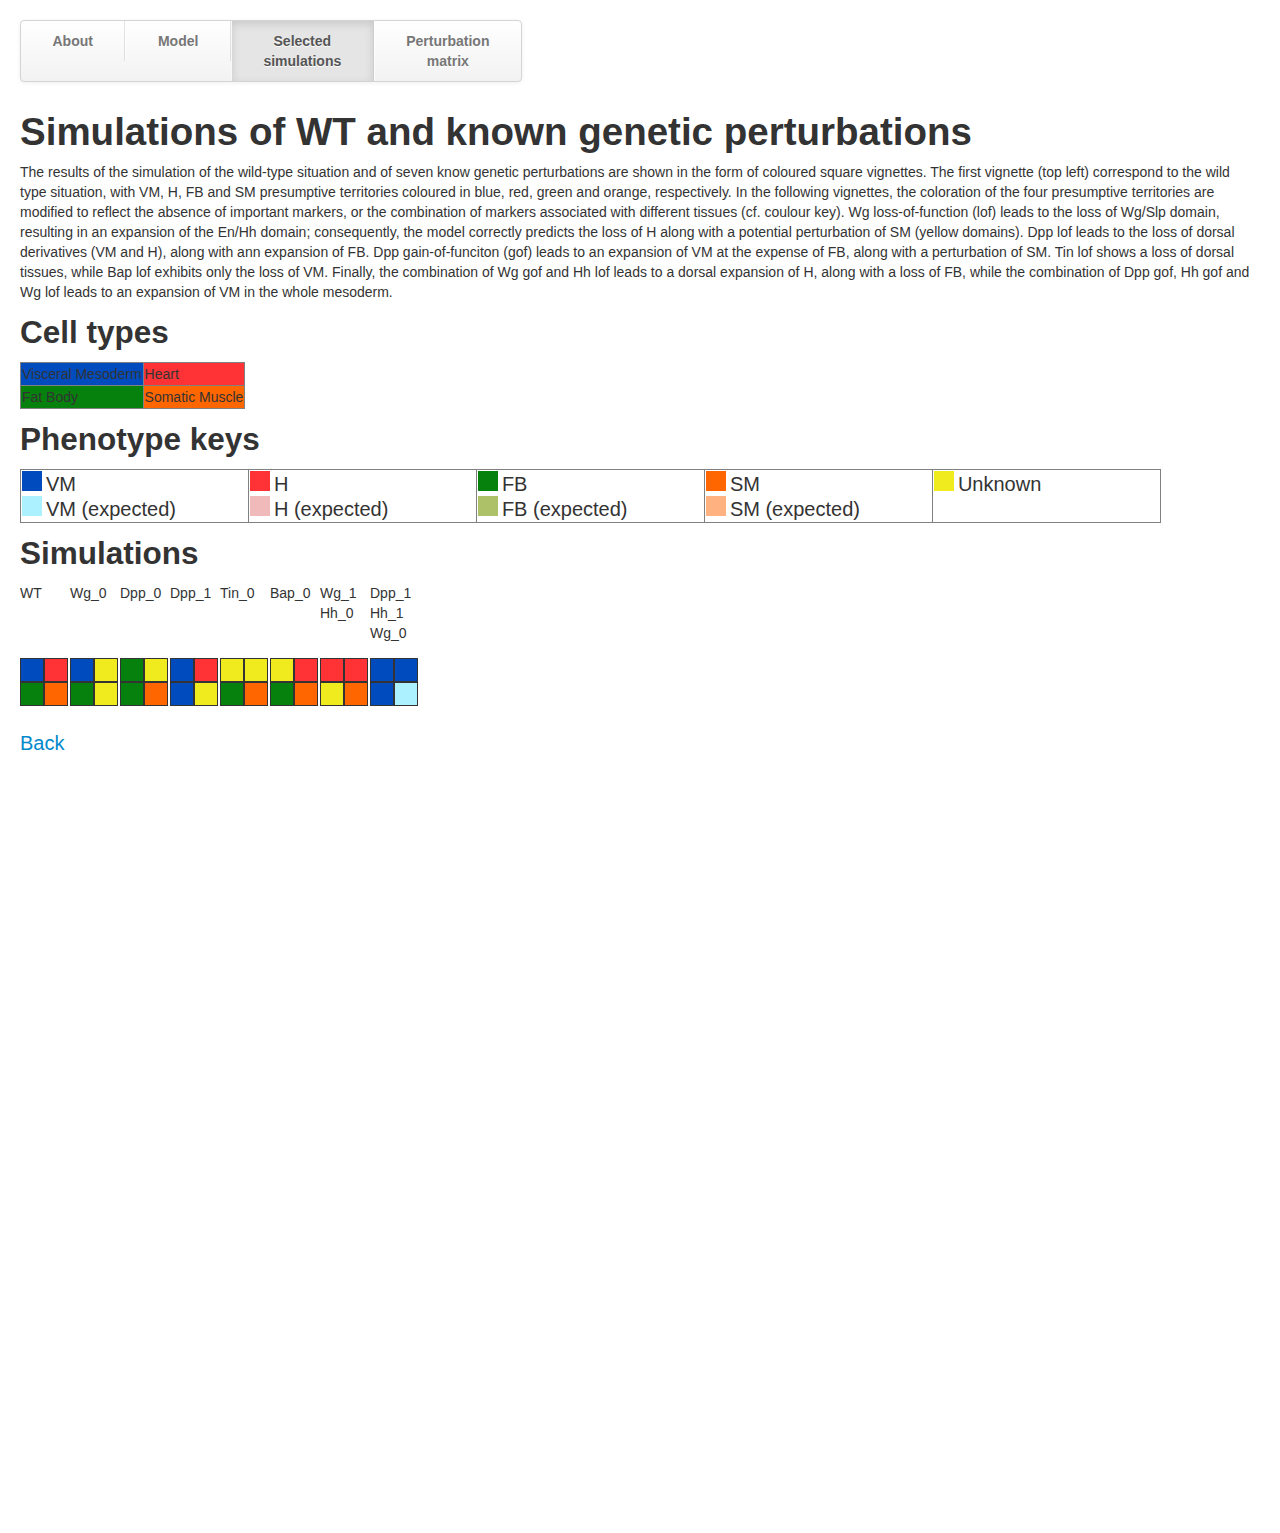
<file: Ginsim/my-notebooks/SupWebArchive_W1/simulations.html>
<!DOCTYPE html>
<html>
    <head>
        <meta name="google-site-verification" content="WpRaC40HUoE-IDZbpDIMcE0yUCXb_iTMDsR5UaAv3NI" />
        <meta name="robots" content="noindex">
        <title>Drosophila Mesoderm Model</title>
        <link type="text/css" href="bootstrap/css/bootstrap.css" rel="stylesheet" />
        <link type="text/css" href="bootstrap/css/bootstrap-mine.css" rel="stylesheet" />
        <link type="text/css" href="bootstrap/css/bootstrap-responsive.css" rel="stylesheet" />
        <title></title>

        <link rel="stylesheet" type="text/css" href="matrix.css">
        <script src="my.js" type="text/javascript"></script>
    </head>
    <body style="background-color : white">
        <div class="container-fluid">

            <div class="row-fluid">
                <div class="span12"> <!-- span12 -->
                    <div class="navbar">
                        <div class="navbar-inner">
                            <div class="container">
                                <ul class="nav">
                                    <li class="inactive"><a href="index.html">About</a></li>
                                    <li class="inactive"><a href="model.html">Model</a></li>
                                    <li class="active"><a href="simulations.html">Selected simulations</a></li>
                                    <li class="inactive"><a href="matrix.html">Perturbation matrix</a></li>
                                </ul>
                            </div> <!-- container -->
                        </div> <!-- navbar-inner -->
                    </div> <!-- navbar -->
                </div><!-- span12 -->
            </div><!-- row-fluid -->

            <div class="row-fluid">
                <div class="span12">

<h1> Simulations of WT and known genetic perturbations </h1>

<p> The results of the simulation of the wild-type situation and of seven know genetic perturbations are shown in the form of coloured square vignettes. The first vignette (top left) correspond to the wild type situation, with VM, H, FB and SM presumptive territories coloured in blue, red, green and orange, respectively. In the following vignettes, the coloration of the four presumptive territories are modified to reflect the absence of important markers, or the combination of markers associated with different tissues (cf. coulour key). Wg loss-of-function (lof) leads to the loss of Wg/Slp domain, resulting in an expansion of the En/Hh domain; consequently, the model correctly predicts the loss of H along with a potential perturbation of SM (yellow domains). Dpp lof leads to the loss of dorsal derivatives (VM and H), along with ann expansion of FB. Dpp gain-of-funciton (gof) leads to an expansion of VM at the expense of FB, along with a perturbation of SM. Tin lof shows a loss of dorsal tissues, while Bap lof exhibits only the loss of VM. Finally, the combination of Wg gof and Hh lof leads to a dorsal expansion of H, along with a loss of FB, while the combination of Dpp gof, Hh gof and Wg lof leads to an expansion of VM in the whole mesoderm. </p>

<link rel="stylesheet" type="text/css" href="matrix.css">

<h2>
Cell types
</h2>

<table border="1">
<tr>
<td style="background: #004CBF;">
Visceral Mesoderm
</td>
<td style="background: #FF3336;">
Heart
</td>
</tr>
<tr>
<td style="background: #06810D;">
Fat Body
</td>
<td style="background: #FF6600;">
Somatic Muscle
</td>
</tr>
</table>

<h2>
Phenotype keys
</h2>

<table border=1>
<tr valign="top" style=" width: 100%">

<td style="width:225px">
<div class="VM" style="width:20px; height: 20px; border:1px; display: inline-block;"></div>
<div style="display: inline-block; font-size : 20px"> VM </div> <br /> 

<div class="VM_Bap1" style="width:20px; height: 20px; border:1px; display: inline-block;"></div>
<div style="display: inline-block; font-size : 20px"> VM (expected) </div> <br /> 
</td>

<td style="width:225px">
<div class="Heart" style="width:20px; height: 20px; border:1px; display: inline-block;"></div>
<div style="display: inline-block; font-size : 20px"> H </div> <br /> 

<div class="H_fb" style="width:20px; height: 20px; border:1px; display: inline-block;"></div>
<div style="display: inline-block; font-size : 20px"> H (expected) </div> <br /> 
</td>

<td style="width:225px">
<div class="FB" style="width:20px; height: 20px; border:1px; display: inline-block;"></div>
<div style="display: inline-block; font-size : 20px"> FB </div> <br /> 

<div class="FB_Doc" style="width:20px; height: 20px; border:1px; display: inline-block;"></div>
<div style="display: inline-block; font-size : 20px"> FB (expected) </div> <br /> 
</td>

<td style="width:225px">
<div class="SM" style="width:20px; height: 20px; border:1px; display: inline-block;"></div>
<div style="display: inline-block; font-size : 20px"> SM </div> <br /> 

<div class="SM_Doc" style="width:20px; height: 20px; border:1px; display: inline-block;"></div>
<div style="display: inline-block; font-size : 20px"> SM (expected) </div> <br /> 
</td>

<td style="width:225px">
<div class="None" style="width:20px; height: 20px; border:1px; display: inline-block;"></div>
<div style="display: inline-block; font-size : 20px"> Unknown </div> <br /> 
</td>

</tr>
</table>




<h2>Simulations</h2>

<!-- Beginning of perturbation matrix + zoom -->

<div style="position: relative; left: 0px; top: 0px;">

<a id="zoom_box_back" HREF="#top" style="position: relative; left: 0px; top: 150px; font-size : 20px">Back</a>
<div id="zoom_box" style="position: absolute; left: 50px; top: 200px; width: 750px; height: 750px;">
</div>

<!-- Matrix entries -->

<!-- 1  -->

<div style="position: absolute; font-size:14px; top: 0px; left: 0px">WT</div>

<div id="Wg_0" style="position: absolute; left: 0px; top: 75px; width: 48px; height: 48px;" onclick="zoom(this)">
<div style="position: absolute; left: 0px; top: -60px;">
<div class="text" style="display:none">
<h3>
Genotype: WT
</h3>
</div>
</div> 

<!-- model 0: Wt (0,0) -->
<div class="VM" style="position: absolute; width: 50%; height: 50%; left: 0%; top: 0%;">
    <div class="text" style="display:none">
    Delta, Dpp, En, Hh, Med, Pyr, Shn, Su_H_CSL, Ths, Bap(3), Bin, Ci, Htl, Mad, Nicd, Tin, Mef2
</div>
</div>
<div class="cell_input_box" style="position: absolute; width: 50%; height: 50%; left: 0%; top: 0%;"></div>

<!-- model 1: Wt (0,0) -->
<div class="Heart" style="position: absolute; width: 50%; height: 50%; left: 50%; top: 0%;">
    <div class="text" style="display:none">
    Delta, Dpp, Med, Pyr, Shn, Spi, Su_H_CSL, Ths, Upd, Wg, Doc, E_Spl, Htl, Mad, Nicd, Pan, Slp, Stat92E, Tin(2), Twi, Zfh-1, Eve, Eya, Hbr, Mef2, Pnr
</div>
</div>
<div class="cell_input_box" style="position: absolute; width: 50%; height: 50%; left: 50%; top: 0%;"></div>

<!-- model 2: Wt (0,0) -->
<div class="FB" style="position: absolute; width: 50%; height: 50%; left: 0%; top: 50%;">
    <div class="text" style="display:none">
    Delta, En, Hh, Med, Pyr, Su_H_CSL, Ths, Ci, Htl, Nicd, Brk, Srp(2)
</div>
</div>
<div class="cell_input_box" style="position: absolute; width: 50%; height: 50%; left: 0%; top: 50%;"></div>

<!-- model 3: Wt (0,0) -->
<div class="SM" style="position: absolute; width: 50%; height: 50%; left: 50%; top: 50%;">
    <div class="text" style="display:none">
    Med, Pyr, Su_H_CSL, Ths, Wg, Da, Htl, Pan, Slp, Twi(2), Zfh-1, Brk, D-six4, Eya, Hbr, Mef2, Poxm
</div>
</div>
<div class="cell_input_box" style="position: absolute; width: 50%; height: 50%; left: 50%; top: 50%;"></div></div>

<!-- 2 ################### -->

<div style="position: absolute; font-size:14px; top: 0px; left:50px">Wg_0</div>

<div id="Wg_0" style="position: absolute; left: 50px; top: 75px; width: 48px; height: 48px;" onclick="zoom(this)">
<div style="position: absolute; left: 0px; top: -60px;">
<div class="text" style="display:none">
<h3>
Genotype: Wg_0
</h3>
</div>
</div> 

<!-- model 0: Wt_0 (0,0) -->
<div class="VM" style="position: absolute; width: 50%; height: 50%; left: 0%; top: 0%;">
    <div class="text" style="display:none">
    Delta, Dpp, En, Hh, Med, Pyr, Shn, Su_H_CSL, Ths, Bap(3), Bin, Ci, Htl, Mad, Nicd, Tin, Mef2
</div>
</div>
<div class="cell_input_box" style="position: absolute; width: 50%; height: 50%; left: 0%; top: 0%;"></div>

<!-- model 1: Wt_0 (0,0) -->
<div class="None" style="position: absolute; width: 50%; height: 50%; left: 50%; top: 0%;">
    <div class="text" style="display:none">
    Delta, Dpp, Med, Pyr, Shn, Spi, Su_H_CSL, Ths, Upd, Bap, E_Spl, Htl, Mad, Nicd, Stat92E, Tin, Mef2
</div>
</div>
<div class="cell_input_box" style="position: absolute; width: 50%; height: 50%; left: 50%; top: 0%;"></div>

<!-- model 2: Wt_0 (0,0) -->
<div class="FB" style="position: absolute; width: 50%; height: 50%; left: 0%; top: 50%;">
    <div class="text" style="display:none">
    Delta, En, Hh, Med, Pyr, Su_H_CSL, Ths, Ci, Htl, Nicd, Brk, Srp(2)
</div>
</div>
<div class="cell_input_box" style="position: absolute; width: 50%; height: 50%; left: 0%; top: 50%;"></div>

<!-- model 3: Wt_0 (0,0) -->
<div class="None" style="position: absolute; width: 50%; height: 25%; left: 50%; top: 50%;">
    <div class="text" style="display:none">
    Med, Pyr, Su_H_CSL, Ths, Da, Htl, Twi, Zfh-1, Brk, D-six4, Eya
    </div>
</div>
<div class="None" style="position: absolute; width: 50%; height: 25%; left: 50%; top: 75%;">
    <div class="text" style="display:none">
    Med, Pyr, Su_H_CSL, Ths, Da, Htl, Brk
</div>
</div>
<div class="cell_input_box" style="position: absolute; width: 50%; height: 50%; left: 50%; top: 50%;"></div></div>

<!-- 3 ###############################################> -->


<div style="position: absolute; font-size:14px; top: 0px; left: 100px">Dpp_0</div>
<div id="Dpp_0" style="position: absolute; left: 100px; top: 75px; width: 48px; height: 48px;" onclick="zoom(this)">
<div style="position: absolute; left: 0px; top: -60px;">
<div class="text" style="display:none">
<h3>
Genotype: Dpp_0
</h3>
</div>
</div> 

<!-- model 0: Wt_0 (0,0) -->
<div class="FB" style="position: absolute; width: 50%; height: 50%; left: 0%; top: 0%;">
    <div class="text" style="display:none">
    Delta, En, Hh, Med, Pyr, Shn, Su_H_CSL, Ths, Ci, Htl, Nicd, Brk, Srp(2)
</div>
</div>
<div class="cell_input_box" style="position: absolute; width: 50%; height: 50%; left: 0%; top: 0%;"></div>

<!-- model 1: Wt_0 (0,0) -->
<div class="None" style="position: absolute; width: 50%; height: 50%; left: 50%; top: 0%;">
    <div class="text" style="display:none">
    Delta, Med, Pyr, Shn, Spi, Su_H_CSL, Ths, Upd, Wg, E_Spl, Htl, Nicd, Pan, Slp, Stat92E, Twi, Zfh-1, Brk, D-six4, Eya, Hbr, Poxm
</div>
</div>
<div class="cell_input_box" style="position: absolute; width: 50%; height: 50%; left: 50%; top: 0%;"></div>

<!-- model 2: Wt_0 (0,0) -->
<div class="FB" style="position: absolute; width: 50%; height: 50%; left: 0%; top: 50%;">
    <div class="text" style="display:none">
    Delta, En, Hh, Med, Pyr, Su_H_CSL, Ths, Ci, Htl, Nicd, Brk, Srp(2)
</div>
</div>
<div class="cell_input_box" style="position: absolute; width: 50%; height: 50%; left: 0%; top: 50%;"></div>

<!-- model 3: Wt_0 (0,0) -->
<div class="SM" style="position: absolute; width: 50%; height: 50%; left: 50%; top: 50%;">
    <div class="text" style="display:none">
    Med, Pyr, Su_H_CSL, Ths, Wg, Da, Htl, Pan, Slp, Twi(2), Zfh-1, Brk, D-six4, Eya, Hbr, Mef2, Poxm
</div>
</div>
<div class="cell_input_box" style="position: absolute; width: 50%; height: 50%; left: 50%; top: 50%;"></div></div>

<!-- 4 ###############################################> -->

<div style="position: absolute; font-size:14px; top: 0px; left: 150px">Dpp_1</div>
<div id="Dpp_1" style="position: absolute; left: 150px; top: 75px; width: 48px; height: 48px;" onclick="zoom(this)">
<div style="position: absolute; left: 0px; top: -60px;">
<div class="text" style="display:none">
<h3>
Genotype: Dpp_1
</h3>
</div>
</div> 

<!-- model 0: Wt_0 (0,0) -->
<div class="VM" style="position: absolute; width: 50%; height: 50%; left: 0%; top: 0%;">
    <div class="text" style="display:none">
    Delta, Dpp, En, Hh, Med, Pyr, Shn, Su_H_CSL, Ths, Bap(3), Bin, Ci, Htl, Mad, Nicd, Tin, Mef2
</div>
</div>
<div class="cell_input_box" style="position: absolute; width: 50%; height: 50%; left: 0%; top: 0%;"></div>

<!-- model 1: Wt_0 (0,0) -->
<div class="Heart" style="position: absolute; width: 50%; height: 50%; left: 50%; top: 0%;">
    <div class="text" style="display:none">
    Delta, Dpp, Med, Pyr, Shn, Spi, Su_H_CSL, Ths, Upd, Wg, Doc, E_Spl, Htl, Mad, Nicd, Pan, Slp, Stat92E, Tin(2), Twi, Zfh-1, Eve, Eya, Hbr, Mef2, Pnr
</div>
</div>
<div class="cell_input_box" style="position: absolute; width: 50%; height: 50%; left: 50%; top: 0%;"></div>

<!-- model 2: Wt_0 (0,0) -->
<div class="VM" style="position: absolute; width: 50%; height: 50%; left: 0%; top: 50%;">
    <div class="text" style="display:none">
    Delta, Dpp, En, Hh, Med, Pyr, Su_H_CSL, Ths, Bap(3), Bin, Ci, Htl, Mad, Nicd, Tin, Brk, Mef2
</div>
</div>
<div class="cell_input_box" style="position: absolute; width: 50%; height: 50%; left: 0%; top: 50%;"></div>

<!-- model 3: Wt_0 (0,0) -->
<div class="None" style="position: absolute; width: 50%; height: 50%; left: 50%; top: 50%;">
    <div class="text" style="display:none">
    Dpp, Med, Pyr, Su_H_CSL, Ths, Wg, Da, Doc, Htl, Mad, Pan, Slp, Tin, Twi(2), Zfh-1, Brk, Eya, Hbr, Mef2, Pnr
</div>
</div>
<div class="cell_input_box" style="position: absolute; width: 50%; height: 50%; left: 50%; top: 50%;"></div></div>

<!-- 5 ###############################################> -->

<div style="position: absolute; font-size:14px; top: 0px; left: 200px">Tin_0</div>
<!-- <div id="Dpp_0" class="mutant_position" style="left: 50px; top: 50px;"> -->

<div id="Tin_0" style="position: absolute; left: 200px; top: 75px; width: 48px; height: 48px;" onclick="zoom(this)">
<div style="position: absolute; left: 0px; top: -60px;">
<div class="text" style="display:none">
<h3>
Genotype: Tin_0
</h3>
</div>
</div> 

<!-- model 0: Wt_0 (0,0) -->
<div class="None" style="position: absolute; width: 50%; height: 50%; left: 0%; top: 0%;">
    <div class="text" style="display:none">
    Delta, Dpp, En, Hh, Med, Pyr, Shn, Su_H_CSL, Ths, Ci, Htl, Mad, Nicd
</div>
</div>
<div class="cell_input_box" style="position: absolute; width: 50%; height: 50%; left: 0%; top: 0%;"></div>

<!-- model 1: Wt_0 (0,0) -->
<div class="None" style="position: absolute; width: 50%; height: 50%; left: 50%; top: 0%;">
    <div class="text" style="display:none">
    Delta, Dpp, Med, Pyr, Shn, Spi, Su_H_CSL, Ths, Upd, Wg, Doc, E_Spl, Htl, Mad, Nicd, Pan, Slp, Stat92E, Twi, Zfh-1, Eya, Hbr
</div>
</div>
<div class="cell_input_box" style="position: absolute; width: 50%; height: 50%; left: 50%; top: 0%;"></div>

<!-- model 2: Wt_0 (0,0) -->
<div class="FB" style="position: absolute; width: 50%; height: 50%; left: 0%; top: 50%;">
    <div class="text" style="display:none">
    Delta, En, Hh, Med, Pyr, Su_H_CSL, Ths, Ci, Htl, Nicd, Brk, Srp(2)
</div>
</div>
<div class="cell_input_box" style="position: absolute; width: 50%; height: 50%; left: 0%; top: 50%;"></div>

<!-- model 3: Wt_0 (0,0) -->
<div class="SM" style="position: absolute; width: 50%; height: 50%; left: 50%; top: 50%;">
    <div class="text" style="display:none">
    Med, Pyr, Su_H_CSL, Ths, Wg, Da, Htl, Pan, Slp, Twi(2), Zfh-1, Brk, D-six4, Eya, Hbr, Mef2, Poxm
</div>
</div>
<div class="cell_input_box" style="position: absolute; width: 50%; height: 50%; left: 50%; top: 50%;"></div></div>

<!-- 6 ###############################################> -->

<div style="position: absolute; font-size:14px; top: 0px; left: 250px">Bap_0</div>
<!-- <div id="Dpp_0" class="mutant_position" style="left: 50px; top: 50px;"> -->

<div id="Bap_0" style="position: absolute; left: 250px; top: 75px; width: 48px; height: 48px;" onclick="zoom(this)">
<div style="position: absolute; left: 0px; top: -60px;">
<div class="text" style="display:none">
<h3>
Genotype: Bap_0
</h3>
</div>
</div> 

<!-- model 0: Wt_0 (0,0) -->
<div class="None" style="position: absolute; width: 50%; height: 50%; left: 0%; top: 0%;">
    <div class="text" style="display:none">
    Delta, Dpp, En, Hh, Med, Pyr, Shn, Su_H_CSL, Ths, Ci, Htl, Mad, Nicd, Tin, Mef2
</div>
</div>
<div class="cell_input_box" style="position: absolute; width: 50%; height: 50%; left: 0%; top: 0%;"></div>

<!-- model 1: Wt_0 (0,0) -->
<div class="Heart" style="position: absolute; width: 50%; height: 50%; left: 50%; top: 0%;">
    <div class="text" style="display:none">
    Delta, Dpp, Med, Pyr, Shn, Spi, Su_H_CSL, Ths, Upd, Wg, Doc, E_Spl, Htl, Mad, Nicd, Pan, Slp, Stat92E, Tin(2), Twi, Zfh-1, Eve, Eya, Hbr, Mef2, Pnr
</div>
</div>
<div class="cell_input_box" style="position: absolute; width: 50%; height: 50%; left: 50%; top: 0%;"></div>

<!-- model 2: Wt_0 (0,0) -->
<div class="FB" style="position: absolute; width: 50%; height: 50%; left: 0%; top: 50%;">
    <div class="text" style="display:none">
    Delta, En, Hh, Med, Pyr, Su_H_CSL, Ths, Ci, Htl, Nicd, Brk, Srp(2)
</div>
</div>
<div class="cell_input_box" style="position: absolute; width: 50%; height: 50%; left: 0%; top: 50%;"></div>

<!-- model 3: Wt_0 (0,0) -->
<div class="SM" style="position: absolute; width: 50%; height: 50%; left: 50%; top: 50%;">
    <div class="text" style="display:none">
    Med, Pyr, Su_H_CSL, Ths, Wg, Da, Htl, Pan, Slp, Twi(2), Zfh-1, Brk, D-six4, Eya, Hbr, Mef2, Poxm
</div>
</div>
<div class="cell_input_box" style="position: absolute; width: 50%; height: 50%; left: 50%; top: 50%;"></div></div>

<!-- 7 ###############################################> -->

<div style="position: absolute; font-size:14px; top: 0px; left: 300px">Wg_1<br />Hh_0</div>
<div id="Wt_0_Wt_0" style="position: absolute; left: 300px; top: 75px; width: 48px; height: 48px;" onclick="zoom(this)">
<div style="position: absolute; left: 0px; top: -60px;">
<div class="text" style="display:none">
<h3>
Genotype: Wg_1; Hh_0
</h3>
</div>
</div> 

<!-- model 0: Wt_0 (0,0) -->
<div class="Heart_1" style="position: absolute; width: 50%; height: 25%; left: 0%; top: 0%;">
    <div class="text" style="display:none">
    Delta, Dpp, En, Med, Pyr, Shn, Su_H_CSL, Ths, Wg, Doc, Htl, Mad, Nicd, Pan, Slp, Tin, Hbr, Mef2, Pnr
    </div>
</div>
<div class="Heart_1" style="position: absolute; width: 50%; height: 25%; left: 0%; top: 25%;">
    <div class="text" style="display:none">
    Delta, Dpp, En, Med, Pyr, Shn, Su_H_CSL, Ths, Wg, Doc, Htl, Mad, Nicd, Pan, Slp, Tin, Twi, Zfh-1, Eya, Hbr, Mef2, Pnr
</div>
</div>
<div class="cell_input_box" style="position: absolute; width: 50%; height: 50%; left: 0%; top: 0%;"></div>

<!-- model 1: Wt_0 (0,0) -->
<div class="Heart" style="position: absolute; width: 50%; height: 50%; left: 50%; top: 0%;">
    <div class="text" style="display:none">
    Delta, Dpp, Med, Pyr, Shn, Spi, Su_H_CSL, Ths, Upd, Wg, Doc, E_Spl, Htl, Mad, Nicd, Pan, Slp, Stat92E, Tin(2), Twi, Zfh-1, Eve, Eya, Hbr, Mef2, Pnr
</div>
</div>
<div class="cell_input_box" style="position: absolute; width: 50%; height: 50%; left: 50%; top: 0%;"></div>

<!-- model 2: Wt_0 (0,0) -->
<div class="None" style="position: absolute; width: 50%; height: 25%; left: 0%; top: 50%;">
    <div class="text" style="display:none">
    Delta, En, Med, Pyr, Su_H_CSL, Ths, Wg, Htl, Nicd, Pan, Slp, Brk, Hbr
    </div>
</div>
<div class="None" style="position: absolute; width: 50%; height: 25%; left: 0%; top: 75%;">
    <div class="text" style="display:none">
    Delta, En, Med, Pyr, Su_H_CSL, Ths, Wg, Htl, Nicd, Pan, Slp, Twi, Zfh-1, Brk, D-six4, Eya, Hbr, Poxm
</div>
</div>
<div class="cell_input_box" style="position: absolute; width: 50%; height: 50%; left: 0%; top: 50%;"></div>

<!-- model 3: Wt_0 (0,0) -->
<div class="SM" style="position: absolute; width: 50%; height: 50%; left: 50%; top: 50%;">
    <div class="text" style="display:none">
    Med, Pyr, Su_H_CSL, Ths, Wg, Da, Htl, Pan, Slp, Twi(2), Zfh-1, Brk, D-six4, Eya, Hbr, Mef2, Poxm
</div>
</div>
<div class="cell_input_box" style="position: absolute; width: 50%; height: 50%; left: 50%; top: 50%;"></div></div>

<!-- 8 ###############################################> -->

<div style="position: absolute; font-size:14px; top: 0px; left: 350px">Dpp_1<br/>Hh_1<br />Wg_0</div>
<!-- <div id="Dpp_0" class="mutant_position" style="left: 50px; top: 50px;"> -->

<!-- <div id="Wt_0" class="mutant_position" style="left: 50px; top: 50px;"> -->
<div id="Dpp_1_Hh_1_Wg_0" style="position: absolute; left: 350px; top: 75px; width: 48px; height: 48px;" onclick="zoom(this)">
<div style="position: absolute; left: 0px; top: -60px;">
<div class="text" style="display:none">
<h3>
Genotype: Dpp_1; Hh_1; Wg_0
</h3>
</div>
</div> 

<!-- model 0: Wt_0 (0,0) -->
<div class="VM" style="position: absolute; width: 50%; height: 50%; left: 0%; top: 0%;">
    <div class="text" style="display:none">
    Delta, Dpp, En, Hh, Med, Pyr, Shn, Su_H_CSL, Ths, Bap(3), Bin, Ci, Htl, Mad, Nicd, Tin, Mef2
</div>
</div>
<div class="cell_input_box" style="position: absolute; width: 50%; height: 50%; left: 0%; top: 0%;"></div>

<!-- model 1: Wt_0 (0,0) -->
<div class="VM" style="position: absolute; width: 50%; height: 50%; left: 50%; top: 0%;">
    <div class="text" style="display:none">
    Delta, Dpp, En, Hh, Med, Pyr, Shn, Spi, Su_H_CSL, Ths, Upd, Bap(3), Bin, Ci, E_Spl, Htl, Mad, Nicd, Stat92E, Tin, Mef2
</div>
</div>
<div class="cell_input_box" style="position: absolute; width: 50%; height: 50%; left: 50%; top: 0%;"></div>

<!-- model 2: Wt_0 (0,0) -->
<div class="VM" style="position: absolute; width: 50%; height: 50%; left: 0%; top: 50%;">
    <div class="text" style="display:none">
    Delta, Dpp, En, Hh, Med, Pyr, Su_H_CSL, Ths, Bap(3), Bin, Ci, Htl, Mad, Nicd, Tin, Brk, Mef2
</div>
</div>
<div class="cell_input_box" style="position: absolute; width: 50%; height: 50%; left: 0%; top: 50%;"></div>

<!-- model 3: Wt_0 (0,0) -->
<div class="VM_sm" style="position: absolute; width: 50%; height: 25%; left: 50%; top: 50%;">
    <div class="text" style="display:none">
    Dpp, En, Hh, Med, Pyr, Su_H_CSL, Ths, Bap(3), Bin, Ci, Da, Htl, Mad, Tin, Twi, Zfh-1, Brk, Eya, Mef2
    </div>
</div>
<div class="VM_sm" style="position: absolute; width: 50%; height: 25%; left: 50%; top: 75%;">
    <div class="text" style="display:none">
    Dpp, En, Hh, Med, Pyr, Su_H_CSL, Ths, Bap(3), Bin, Ci, Da, Htl, Mad, Tin, Brk, Mef2
</div>
</div>
<div class="cell_input_box" style="position: absolute; width: 50%; height: 50%; left: 50%; top: 50%;"></div></div>

</div>
<!-- End of perturbation matrix + zoom-->


                    </div> <!-- End of perturbation matrix + zoom-->

                </div><!-- span12-->
            </div> <!-- row-fluid -->

        </div><!-- container -->
    </div>

</body>
</html>
</file>
<file: Ginsim/my-notebooks/SupWebArchive_W1/matrix.css>
/* Font size and line distance of text in boxes */
.text {
font-size: 1em;
line-height:1em;
text-align: center;
padding: 10px;
}

.cell_type_box {
position: absolute;
width: 50%;/*24px*/
height: 50%;/*24px*/
background: transparent;
border-style: solid;
border-width: 1px;
-moz-box-sizing:    border-box;
-webkit-box-sizing: border-box;
box-sizing:        border-box;
}

.cell_input_box {
border-style:solid;
-moz-box-sizing:    border-box;
-webkit-box-sizing: border-box;
box-sizing:        border-box;
border-width : 1px;
}

.None { background: gray; }
.FB { background: #06810D; }
.FB_Bin { background: #ADC168; }
.FB_Doc { background: #ADC168; }
.FB_Pnr { background: #ADC168; }
.FB_Srp1 { background: #06810D; }
.FB_various_sm { background: #ADC168; }
.H_fb { background: #F0BABA; }
.Heart { background: #FF3336; }
.Heart_1 { background: #FF3336; }
.Heart_Bin { background: #F0BABA; }
.None { background: #EFEB1F; }
.SM { background: #FF6600; }
.SM_Bin { background: #FFB27F; }
.SM_Doc { background: #FFB27F; }
.SM_Pnr { background: #FFB27F; }
.SM_Tin { background: #FFB27F; }
.SM_fb { background: #FFB27F; }
.SM_h { background: #FFB27F; }
.VM { background: #004CBF; }
.VM_Bap1 { background: #ABF1FF; }
.VM_Bap2 { background: #004CBF; }
.VM_Doc { background: #ABF1FF; }
.VM_Pnr { background: #ABF1FF; }
.VM_fb { background: #ABF1FF; }
.VM_h { background: #ABF1FF; }
.VM_sm { background: #ABF1FF; }


#Bap_0_Bap_0:hover ~ .rowBap_0  { background-color:black; color: white; }
#Bap_0_Bap_0:hover ~ .colBap_0  { background-color:black; color: white; }
#Bap_0_Bin_0:hover ~ .rowBap_0  { background-color:black; color: white; }
#Bap_0_Bin_0:hover ~ .colBin_0  { background-color:black; color: white; }
#Bap_0_Bin_2:hover ~ .rowBap_0  { background-color:black; color: white; }
#Bap_0_Bin_2:hover ~ .colBin_2  { background-color:black; color: white; }
#Bap_0_Ci_0:hover ~ .rowBap_0  { background-color:black; color: white; }
#Bap_0_Ci_0:hover ~ .colCi_0  { background-color:black; color: white; }
#Bap_0_Ci_1:hover ~ .rowBap_0  { background-color:black; color: white; }
#Bap_0_Ci_1:hover ~ .colCi_1  { background-color:black; color: white; }
#Bap_0_Doc_0:hover ~ .rowBap_0  { background-color:black; color: white; }
#Bap_0_Doc_0:hover ~ .colDoc_0  { background-color:black; color: white; }
#Bap_0_Doc_1:hover ~ .rowBap_0  { background-color:black; color: white; }
#Bap_0_Doc_1:hover ~ .colDoc_1  { background-color:black; color: white; }
#Bap_0_Mad_0:hover ~ .rowBap_0  { background-color:black; color: white; }
#Bap_0_Mad_0:hover ~ .colMad_0  { background-color:black; color: white; }
#Bap_0_Mad_1:hover ~ .rowBap_0  { background-color:black; color: white; }
#Bap_0_Mad_1:hover ~ .colMad_1  { background-color:black; color: white; }
#Bap_0_Med_0:hover ~ .rowBap_0  { background-color:black; color: white; }
#Bap_0_Med_0:hover ~ .colMed_0  { background-color:black; color: white; }
#Bap_0_Med_1:hover ~ .rowBap_0  { background-color:black; color: white; }
#Bap_0_Med_1:hover ~ .colMed_1  { background-color:black; color: white; }
#Bap_0_Mef2_0:hover ~ .rowBap_0  { background-color:black; color: white; }
#Bap_0_Mef2_0:hover ~ .colMef2_0  { background-color:black; color: white; }
#Bap_0_Mef2_1:hover ~ .rowBap_0  { background-color:black; color: white; }
#Bap_0_Mef2_1:hover ~ .colMef2_1  { background-color:black; color: white; }
#Bap_0_Nicd_0:hover ~ .rowBap_0  { background-color:black; color: white; }
#Bap_0_Nicd_0:hover ~ .colNicd_0  { background-color:black; color: white; }
#Bap_0_Nicd_1:hover ~ .rowBap_0  { background-color:black; color: white; }
#Bap_0_Nicd_1:hover ~ .colNicd_1  { background-color:black; color: white; }
#Bap_0_Pan_0:hover ~ .rowBap_0  { background-color:black; color: white; }
#Bap_0_Pan_0:hover ~ .colPan_0  { background-color:black; color: white; }
#Bap_0_Pan_1:hover ~ .rowBap_0  { background-color:black; color: white; }
#Bap_0_Pan_1:hover ~ .colPan_1  { background-color:black; color: white; }
#Bap_0_Pnr_0:hover ~ .rowBap_0  { background-color:black; color: white; }
#Bap_0_Pnr_0:hover ~ .colPnr_0  { background-color:black; color: white; }
#Bap_0_Pnr_1:hover ~ .rowBap_0  { background-color:black; color: white; }
#Bap_0_Pnr_1:hover ~ .colPnr_1  { background-color:black; color: white; }
#Bap_0_Slp_0:hover ~ .rowBap_0  { background-color:black; color: white; }
#Bap_0_Slp_0:hover ~ .colSlp_0  { background-color:black; color: white; }
#Bap_0_Slp_1:hover ~ .rowBap_0  { background-color:black; color: white; }
#Bap_0_Slp_1:hover ~ .colSlp_1  { background-color:black; color: white; }
#Bap_0_Srp_0:hover ~ .rowBap_0  { background-color:black; color: white; }
#Bap_0_Srp_0:hover ~ .colSrp_0  { background-color:black; color: white; }
#Bap_0_Srp_2:hover ~ .rowBap_0  { background-color:black; color: white; }
#Bap_0_Srp_2:hover ~ .colSrp_2  { background-color:black; color: white; }
#Bap_0_Tin_0:hover ~ .rowBap_0  { background-color:black; color: white; }
#Bap_0_Tin_0:hover ~ .colTin_0  { background-color:black; color: white; }
#Bap_0_Tin_2:hover ~ .rowBap_0  { background-color:black; color: white; }
#Bap_0_Tin_2:hover ~ .colTin_2  { background-color:black; color: white; }
#Bap_0_Twi_0:hover ~ .rowBap_0  { background-color:black; color: white; }
#Bap_0_Twi_0:hover ~ .colTwi_0  { background-color:black; color: white; }
#Bap_0_Twi_2:hover ~ .rowBap_0  { background-color:black; color: white; }
#Bap_0_Twi_2:hover ~ .colTwi_2  { background-color:black; color: white; }
#Bap_3_Bap_3:hover ~ .rowBap_3  { background-color:black; color: white; }
#Bap_3_Bap_3:hover ~ .colBap_3  { background-color:black; color: white; }
#Bap_3_Bin_0:hover ~ .rowBap_3  { background-color:black; color: white; }
#Bap_3_Bin_0:hover ~ .colBin_0  { background-color:black; color: white; }
#Bap_3_Bin_2:hover ~ .rowBap_3  { background-color:black; color: white; }
#Bap_3_Bin_2:hover ~ .colBin_2  { background-color:black; color: white; }
#Bap_3_Ci_0:hover ~ .rowBap_3  { background-color:black; color: white; }
#Bap_3_Ci_0:hover ~ .colCi_0  { background-color:black; color: white; }
#Bap_3_Ci_1:hover ~ .rowBap_3  { background-color:black; color: white; }
#Bap_3_Ci_1:hover ~ .colCi_1  { background-color:black; color: white; }
#Bap_3_Doc_0:hover ~ .rowBap_3  { background-color:black; color: white; }
#Bap_3_Doc_0:hover ~ .colDoc_0  { background-color:black; color: white; }
#Bap_3_Doc_1:hover ~ .rowBap_3  { background-color:black; color: white; }
#Bap_3_Doc_1:hover ~ .colDoc_1  { background-color:black; color: white; }
#Bap_3_Mad_0:hover ~ .rowBap_3  { background-color:black; color: white; }
#Bap_3_Mad_0:hover ~ .colMad_0  { background-color:black; color: white; }
#Bap_3_Mad_1:hover ~ .rowBap_3  { background-color:black; color: white; }
#Bap_3_Mad_1:hover ~ .colMad_1  { background-color:black; color: white; }
#Bap_3_Med_0:hover ~ .rowBap_3  { background-color:black; color: white; }
#Bap_3_Med_0:hover ~ .colMed_0  { background-color:black; color: white; }
#Bap_3_Med_1:hover ~ .rowBap_3  { background-color:black; color: white; }
#Bap_3_Med_1:hover ~ .colMed_1  { background-color:black; color: white; }
#Bap_3_Mef2_0:hover ~ .rowBap_3  { background-color:black; color: white; }
#Bap_3_Mef2_0:hover ~ .colMef2_0  { background-color:black; color: white; }
#Bap_3_Mef2_1:hover ~ .rowBap_3  { background-color:black; color: white; }
#Bap_3_Mef2_1:hover ~ .colMef2_1  { background-color:black; color: white; }
#Bap_3_Nicd_0:hover ~ .rowBap_3  { background-color:black; color: white; }
#Bap_3_Nicd_0:hover ~ .colNicd_0  { background-color:black; color: white; }
#Bap_3_Nicd_1:hover ~ .rowBap_3  { background-color:black; color: white; }
#Bap_3_Nicd_1:hover ~ .colNicd_1  { background-color:black; color: white; }
#Bap_3_Pan_0:hover ~ .rowBap_3  { background-color:black; color: white; }
#Bap_3_Pan_0:hover ~ .colPan_0  { background-color:black; color: white; }
#Bap_3_Pan_1:hover ~ .rowBap_3  { background-color:black; color: white; }
#Bap_3_Pan_1:hover ~ .colPan_1  { background-color:black; color: white; }
#Bap_3_Pnr_0:hover ~ .rowBap_3  { background-color:black; color: white; }
#Bap_3_Pnr_0:hover ~ .colPnr_0  { background-color:black; color: white; }
#Bap_3_Pnr_1:hover ~ .rowBap_3  { background-color:black; color: white; }
#Bap_3_Pnr_1:hover ~ .colPnr_1  { background-color:black; color: white; }
#Bap_3_Slp_0:hover ~ .rowBap_3  { background-color:black; color: white; }
#Bap_3_Slp_0:hover ~ .colSlp_0  { background-color:black; color: white; }
#Bap_3_Slp_1:hover ~ .rowBap_3  { background-color:black; color: white; }
#Bap_3_Slp_1:hover ~ .colSlp_1  { background-color:black; color: white; }
#Bap_3_Srp_0:hover ~ .rowBap_3  { background-color:black; color: white; }
#Bap_3_Srp_0:hover ~ .colSrp_0  { background-color:black; color: white; }
#Bap_3_Srp_2:hover ~ .rowBap_3  { background-color:black; color: white; }
#Bap_3_Srp_2:hover ~ .colSrp_2  { background-color:black; color: white; }
#Bap_3_Tin_0:hover ~ .rowBap_3  { background-color:black; color: white; }
#Bap_3_Tin_0:hover ~ .colTin_0  { background-color:black; color: white; }
#Bap_3_Tin_2:hover ~ .rowBap_3  { background-color:black; color: white; }
#Bap_3_Tin_2:hover ~ .colTin_2  { background-color:black; color: white; }
#Bap_3_Twi_0:hover ~ .rowBap_3  { background-color:black; color: white; }
#Bap_3_Twi_0:hover ~ .colTwi_0  { background-color:black; color: white; }
#Bap_3_Twi_2:hover ~ .rowBap_3  { background-color:black; color: white; }
#Bap_3_Twi_2:hover ~ .colTwi_2  { background-color:black; color: white; }
#Bin_0_Bin_0:hover ~ .rowBin_0  { background-color:black; color: white; }
#Bin_0_Bin_0:hover ~ .colBin_0  { background-color:black; color: white; }
#Bin_0_Ci_0:hover ~ .rowBin_0  { background-color:black; color: white; }
#Bin_0_Ci_0:hover ~ .colCi_0  { background-color:black; color: white; }
#Bin_0_Ci_1:hover ~ .rowBin_0  { background-color:black; color: white; }
#Bin_0_Ci_1:hover ~ .colCi_1  { background-color:black; color: white; }
#Bin_0_Doc_0:hover ~ .rowBin_0  { background-color:black; color: white; }
#Bin_0_Doc_0:hover ~ .colDoc_0  { background-color:black; color: white; }
#Bin_0_Doc_1:hover ~ .rowBin_0  { background-color:black; color: white; }
#Bin_0_Doc_1:hover ~ .colDoc_1  { background-color:black; color: white; }
#Bin_0_Mad_0:hover ~ .rowBin_0  { background-color:black; color: white; }
#Bin_0_Mad_0:hover ~ .colMad_0  { background-color:black; color: white; }
#Bin_0_Mad_1:hover ~ .rowBin_0  { background-color:black; color: white; }
#Bin_0_Mad_1:hover ~ .colMad_1  { background-color:black; color: white; }
#Bin_0_Med_0:hover ~ .rowBin_0  { background-color:black; color: white; }
#Bin_0_Med_0:hover ~ .colMed_0  { background-color:black; color: white; }
#Bin_0_Med_1:hover ~ .rowBin_0  { background-color:black; color: white; }
#Bin_0_Med_1:hover ~ .colMed_1  { background-color:black; color: white; }
#Bin_0_Mef2_0:hover ~ .rowBin_0  { background-color:black; color: white; }
#Bin_0_Mef2_0:hover ~ .colMef2_0  { background-color:black; color: white; }
#Bin_0_Mef2_1:hover ~ .rowBin_0  { background-color:black; color: white; }
#Bin_0_Mef2_1:hover ~ .colMef2_1  { background-color:black; color: white; }
#Bin_0_Nicd_0:hover ~ .rowBin_0  { background-color:black; color: white; }
#Bin_0_Nicd_0:hover ~ .colNicd_0  { background-color:black; color: white; }
#Bin_0_Nicd_1:hover ~ .rowBin_0  { background-color:black; color: white; }
#Bin_0_Nicd_1:hover ~ .colNicd_1  { background-color:black; color: white; }
#Bin_0_Pan_0:hover ~ .rowBin_0  { background-color:black; color: white; }
#Bin_0_Pan_0:hover ~ .colPan_0  { background-color:black; color: white; }
#Bin_0_Pan_1:hover ~ .rowBin_0  { background-color:black; color: white; }
#Bin_0_Pan_1:hover ~ .colPan_1  { background-color:black; color: white; }
#Bin_0_Pnr_0:hover ~ .rowBin_0  { background-color:black; color: white; }
#Bin_0_Pnr_0:hover ~ .colPnr_0  { background-color:black; color: white; }
#Bin_0_Pnr_1:hover ~ .rowBin_0  { background-color:black; color: white; }
#Bin_0_Pnr_1:hover ~ .colPnr_1  { background-color:black; color: white; }
#Bin_0_Slp_0:hover ~ .rowBin_0  { background-color:black; color: white; }
#Bin_0_Slp_0:hover ~ .colSlp_0  { background-color:black; color: white; }
#Bin_0_Slp_1:hover ~ .rowBin_0  { background-color:black; color: white; }
#Bin_0_Slp_1:hover ~ .colSlp_1  { background-color:black; color: white; }
#Bin_0_Srp_0:hover ~ .rowBin_0  { background-color:black; color: white; }
#Bin_0_Srp_0:hover ~ .colSrp_0  { background-color:black; color: white; }
#Bin_0_Srp_2:hover ~ .rowBin_0  { background-color:black; color: white; }
#Bin_0_Srp_2:hover ~ .colSrp_2  { background-color:black; color: white; }
#Bin_0_Tin_0:hover ~ .rowBin_0  { background-color:black; color: white; }
#Bin_0_Tin_0:hover ~ .colTin_0  { background-color:black; color: white; }
#Bin_0_Tin_2:hover ~ .rowBin_0  { background-color:black; color: white; }
#Bin_0_Tin_2:hover ~ .colTin_2  { background-color:black; color: white; }
#Bin_0_Twi_0:hover ~ .rowBin_0  { background-color:black; color: white; }
#Bin_0_Twi_0:hover ~ .colTwi_0  { background-color:black; color: white; }
#Bin_0_Twi_2:hover ~ .rowBin_0  { background-color:black; color: white; }
#Bin_0_Twi_2:hover ~ .colTwi_2  { background-color:black; color: white; }
#Bin_2_Bin_2:hover ~ .rowBin_2  { background-color:black; color: white; }
#Bin_2_Bin_2:hover ~ .colBin_2  { background-color:black; color: white; }
#Bin_2_Ci_0:hover ~ .rowBin_2  { background-color:black; color: white; }
#Bin_2_Ci_0:hover ~ .colCi_0  { background-color:black; color: white; }
#Bin_2_Ci_1:hover ~ .rowBin_2  { background-color:black; color: white; }
#Bin_2_Ci_1:hover ~ .colCi_1  { background-color:black; color: white; }
#Bin_2_Doc_0:hover ~ .rowBin_2  { background-color:black; color: white; }
#Bin_2_Doc_0:hover ~ .colDoc_0  { background-color:black; color: white; }
#Bin_2_Doc_1:hover ~ .rowBin_2  { background-color:black; color: white; }
#Bin_2_Doc_1:hover ~ .colDoc_1  { background-color:black; color: white; }
#Bin_2_Mad_0:hover ~ .rowBin_2  { background-color:black; color: white; }
#Bin_2_Mad_0:hover ~ .colMad_0  { background-color:black; color: white; }
#Bin_2_Mad_1:hover ~ .rowBin_2  { background-color:black; color: white; }
#Bin_2_Mad_1:hover ~ .colMad_1  { background-color:black; color: white; }
#Bin_2_Med_0:hover ~ .rowBin_2  { background-color:black; color: white; }
#Bin_2_Med_0:hover ~ .colMed_0  { background-color:black; color: white; }
#Bin_2_Med_1:hover ~ .rowBin_2  { background-color:black; color: white; }
#Bin_2_Med_1:hover ~ .colMed_1  { background-color:black; color: white; }
#Bin_2_Mef2_0:hover ~ .rowBin_2  { background-color:black; color: white; }
#Bin_2_Mef2_0:hover ~ .colMef2_0  { background-color:black; color: white; }
#Bin_2_Mef2_1:hover ~ .rowBin_2  { background-color:black; color: white; }
#Bin_2_Mef2_1:hover ~ .colMef2_1  { background-color:black; color: white; }
#Bin_2_Nicd_0:hover ~ .rowBin_2  { background-color:black; color: white; }
#Bin_2_Nicd_0:hover ~ .colNicd_0  { background-color:black; color: white; }
#Bin_2_Nicd_1:hover ~ .rowBin_2  { background-color:black; color: white; }
#Bin_2_Nicd_1:hover ~ .colNicd_1  { background-color:black; color: white; }
#Bin_2_Pan_0:hover ~ .rowBin_2  { background-color:black; color: white; }
#Bin_2_Pan_0:hover ~ .colPan_0  { background-color:black; color: white; }
#Bin_2_Pan_1:hover ~ .rowBin_2  { background-color:black; color: white; }
#Bin_2_Pan_1:hover ~ .colPan_1  { background-color:black; color: white; }
#Bin_2_Pnr_0:hover ~ .rowBin_2  { background-color:black; color: white; }
#Bin_2_Pnr_0:hover ~ .colPnr_0  { background-color:black; color: white; }
#Bin_2_Pnr_1:hover ~ .rowBin_2  { background-color:black; color: white; }
#Bin_2_Pnr_1:hover ~ .colPnr_1  { background-color:black; color: white; }
#Bin_2_Slp_0:hover ~ .rowBin_2  { background-color:black; color: white; }
#Bin_2_Slp_0:hover ~ .colSlp_0  { background-color:black; color: white; }
#Bin_2_Slp_1:hover ~ .rowBin_2  { background-color:black; color: white; }
#Bin_2_Slp_1:hover ~ .colSlp_1  { background-color:black; color: white; }
#Bin_2_Srp_0:hover ~ .rowBin_2  { background-color:black; color: white; }
#Bin_2_Srp_0:hover ~ .colSrp_0  { background-color:black; color: white; }
#Bin_2_Srp_2:hover ~ .rowBin_2  { background-color:black; color: white; }
#Bin_2_Srp_2:hover ~ .colSrp_2  { background-color:black; color: white; }
#Bin_2_Tin_0:hover ~ .rowBin_2  { background-color:black; color: white; }
#Bin_2_Tin_0:hover ~ .colTin_0  { background-color:black; color: white; }
#Bin_2_Tin_2:hover ~ .rowBin_2  { background-color:black; color: white; }
#Bin_2_Tin_2:hover ~ .colTin_2  { background-color:black; color: white; }
#Bin_2_Twi_0:hover ~ .rowBin_2  { background-color:black; color: white; }
#Bin_2_Twi_0:hover ~ .colTwi_0  { background-color:black; color: white; }
#Bin_2_Twi_2:hover ~ .rowBin_2  { background-color:black; color: white; }
#Bin_2_Twi_2:hover ~ .colTwi_2  { background-color:black; color: white; }
#Ci_0_Ci_0:hover ~ .rowCi_0  { background-color:black; color: white; }
#Ci_0_Ci_0:hover ~ .colCi_0  { background-color:black; color: white; }
#Ci_0_Doc_0:hover ~ .rowCi_0  { background-color:black; color: white; }
#Ci_0_Doc_0:hover ~ .colDoc_0  { background-color:black; color: white; }
#Ci_0_Doc_1:hover ~ .rowCi_0  { background-color:black; color: white; }
#Ci_0_Doc_1:hover ~ .colDoc_1  { background-color:black; color: white; }
#Ci_0_Mad_0:hover ~ .rowCi_0  { background-color:black; color: white; }
#Ci_0_Mad_0:hover ~ .colMad_0  { background-color:black; color: white; }
#Ci_0_Mad_1:hover ~ .rowCi_0  { background-color:black; color: white; }
#Ci_0_Mad_1:hover ~ .colMad_1  { background-color:black; color: white; }
#Ci_0_Med_0:hover ~ .rowCi_0  { background-color:black; color: white; }
#Ci_0_Med_0:hover ~ .colMed_0  { background-color:black; color: white; }
#Ci_0_Med_1:hover ~ .rowCi_0  { background-color:black; color: white; }
#Ci_0_Med_1:hover ~ .colMed_1  { background-color:black; color: white; }
#Ci_0_Mef2_0:hover ~ .rowCi_0  { background-color:black; color: white; }
#Ci_0_Mef2_0:hover ~ .colMef2_0  { background-color:black; color: white; }
#Ci_0_Mef2_1:hover ~ .rowCi_0  { background-color:black; color: white; }
#Ci_0_Mef2_1:hover ~ .colMef2_1  { background-color:black; color: white; }
#Ci_0_Nicd_0:hover ~ .rowCi_0  { background-color:black; color: white; }
#Ci_0_Nicd_0:hover ~ .colNicd_0  { background-color:black; color: white; }
#Ci_0_Nicd_1:hover ~ .rowCi_0  { background-color:black; color: white; }
#Ci_0_Nicd_1:hover ~ .colNicd_1  { background-color:black; color: white; }
#Ci_0_Pan_0:hover ~ .rowCi_0  { background-color:black; color: white; }
#Ci_0_Pan_0:hover ~ .colPan_0  { background-color:black; color: white; }
#Ci_0_Pan_1:hover ~ .rowCi_0  { background-color:black; color: white; }
#Ci_0_Pan_1:hover ~ .colPan_1  { background-color:black; color: white; }
#Ci_0_Pnr_0:hover ~ .rowCi_0  { background-color:black; color: white; }
#Ci_0_Pnr_0:hover ~ .colPnr_0  { background-color:black; color: white; }
#Ci_0_Pnr_1:hover ~ .rowCi_0  { background-color:black; color: white; }
#Ci_0_Pnr_1:hover ~ .colPnr_1  { background-color:black; color: white; }
#Ci_0_Slp_0:hover ~ .rowCi_0  { background-color:black; color: white; }
#Ci_0_Slp_0:hover ~ .colSlp_0  { background-color:black; color: white; }
#Ci_0_Slp_1:hover ~ .rowCi_0  { background-color:black; color: white; }
#Ci_0_Slp_1:hover ~ .colSlp_1  { background-color:black; color: white; }
#Ci_0_Srp_0:hover ~ .rowCi_0  { background-color:black; color: white; }
#Ci_0_Srp_0:hover ~ .colSrp_0  { background-color:black; color: white; }
#Ci_0_Srp_2:hover ~ .rowCi_0  { background-color:black; color: white; }
#Ci_0_Srp_2:hover ~ .colSrp_2  { background-color:black; color: white; }
#Ci_0_Tin_0:hover ~ .rowCi_0  { background-color:black; color: white; }
#Ci_0_Tin_0:hover ~ .colTin_0  { background-color:black; color: white; }
#Ci_0_Tin_2:hover ~ .rowCi_0  { background-color:black; color: white; }
#Ci_0_Tin_2:hover ~ .colTin_2  { background-color:black; color: white; }
#Ci_0_Twi_0:hover ~ .rowCi_0  { background-color:black; color: white; }
#Ci_0_Twi_0:hover ~ .colTwi_0  { background-color:black; color: white; }
#Ci_0_Twi_2:hover ~ .rowCi_0  { background-color:black; color: white; }
#Ci_0_Twi_2:hover ~ .colTwi_2  { background-color:black; color: white; }
#Ci_1_Ci_1:hover ~ .rowCi_1  { background-color:black; color: white; }
#Ci_1_Ci_1:hover ~ .colCi_1  { background-color:black; color: white; }
#Ci_1_Doc_0:hover ~ .rowCi_1  { background-color:black; color: white; }
#Ci_1_Doc_0:hover ~ .colDoc_0  { background-color:black; color: white; }
#Ci_1_Doc_1:hover ~ .rowCi_1  { background-color:black; color: white; }
#Ci_1_Doc_1:hover ~ .colDoc_1  { background-color:black; color: white; }
#Ci_1_Mad_0:hover ~ .rowCi_1  { background-color:black; color: white; }
#Ci_1_Mad_0:hover ~ .colMad_0  { background-color:black; color: white; }
#Ci_1_Mad_1:hover ~ .rowCi_1  { background-color:black; color: white; }
#Ci_1_Mad_1:hover ~ .colMad_1  { background-color:black; color: white; }
#Ci_1_Med_0:hover ~ .rowCi_1  { background-color:black; color: white; }
#Ci_1_Med_0:hover ~ .colMed_0  { background-color:black; color: white; }
#Ci_1_Med_1:hover ~ .rowCi_1  { background-color:black; color: white; }
#Ci_1_Med_1:hover ~ .colMed_1  { background-color:black; color: white; }
#Ci_1_Mef2_0:hover ~ .rowCi_1  { background-color:black; color: white; }
#Ci_1_Mef2_0:hover ~ .colMef2_0  { background-color:black; color: white; }
#Ci_1_Mef2_1:hover ~ .rowCi_1  { background-color:black; color: white; }
#Ci_1_Mef2_1:hover ~ .colMef2_1  { background-color:black; color: white; }
#Ci_1_Nicd_0:hover ~ .rowCi_1  { background-color:black; color: white; }
#Ci_1_Nicd_0:hover ~ .colNicd_0  { background-color:black; color: white; }
#Ci_1_Nicd_1:hover ~ .rowCi_1  { background-color:black; color: white; }
#Ci_1_Nicd_1:hover ~ .colNicd_1  { background-color:black; color: white; }
#Ci_1_Pan_0:hover ~ .rowCi_1  { background-color:black; color: white; }
#Ci_1_Pan_0:hover ~ .colPan_0  { background-color:black; color: white; }
#Ci_1_Pan_1:hover ~ .rowCi_1  { background-color:black; color: white; }
#Ci_1_Pan_1:hover ~ .colPan_1  { background-color:black; color: white; }
#Ci_1_Pnr_0:hover ~ .rowCi_1  { background-color:black; color: white; }
#Ci_1_Pnr_0:hover ~ .colPnr_0  { background-color:black; color: white; }
#Ci_1_Pnr_1:hover ~ .rowCi_1  { background-color:black; color: white; }
#Ci_1_Pnr_1:hover ~ .colPnr_1  { background-color:black; color: white; }
#Ci_1_Slp_0:hover ~ .rowCi_1  { background-color:black; color: white; }
#Ci_1_Slp_0:hover ~ .colSlp_0  { background-color:black; color: white; }
#Ci_1_Slp_1:hover ~ .rowCi_1  { background-color:black; color: white; }
#Ci_1_Slp_1:hover ~ .colSlp_1  { background-color:black; color: white; }
#Ci_1_Srp_0:hover ~ .rowCi_1  { background-color:black; color: white; }
#Ci_1_Srp_0:hover ~ .colSrp_0  { background-color:black; color: white; }
#Ci_1_Srp_2:hover ~ .rowCi_1  { background-color:black; color: white; }
#Ci_1_Srp_2:hover ~ .colSrp_2  { background-color:black; color: white; }
#Ci_1_Tin_0:hover ~ .rowCi_1  { background-color:black; color: white; }
#Ci_1_Tin_0:hover ~ .colTin_0  { background-color:black; color: white; }
#Ci_1_Tin_2:hover ~ .rowCi_1  { background-color:black; color: white; }
#Ci_1_Tin_2:hover ~ .colTin_2  { background-color:black; color: white; }
#Ci_1_Twi_0:hover ~ .rowCi_1  { background-color:black; color: white; }
#Ci_1_Twi_0:hover ~ .colTwi_0  { background-color:black; color: white; }
#Ci_1_Twi_2:hover ~ .rowCi_1  { background-color:black; color: white; }
#Ci_1_Twi_2:hover ~ .colTwi_2  { background-color:black; color: white; }
#Doc_0_Doc_0:hover ~ .rowDoc_0  { background-color:black; color: white; }
#Doc_0_Doc_0:hover ~ .colDoc_0  { background-color:black; color: white; }
#Doc_0_Mad_0:hover ~ .rowDoc_0  { background-color:black; color: white; }
#Doc_0_Mad_0:hover ~ .colMad_0  { background-color:black; color: white; }
#Doc_0_Mad_1:hover ~ .rowDoc_0  { background-color:black; color: white; }
#Doc_0_Mad_1:hover ~ .colMad_1  { background-color:black; color: white; }
#Doc_0_Med_0:hover ~ .rowDoc_0  { background-color:black; color: white; }
#Doc_0_Med_0:hover ~ .colMed_0  { background-color:black; color: white; }
#Doc_0_Med_1:hover ~ .rowDoc_0  { background-color:black; color: white; }
#Doc_0_Med_1:hover ~ .colMed_1  { background-color:black; color: white; }
#Doc_0_Mef2_0:hover ~ .rowDoc_0  { background-color:black; color: white; }
#Doc_0_Mef2_0:hover ~ .colMef2_0  { background-color:black; color: white; }
#Doc_0_Mef2_1:hover ~ .rowDoc_0  { background-color:black; color: white; }
#Doc_0_Mef2_1:hover ~ .colMef2_1  { background-color:black; color: white; }
#Doc_0_Nicd_0:hover ~ .rowDoc_0  { background-color:black; color: white; }
#Doc_0_Nicd_0:hover ~ .colNicd_0  { background-color:black; color: white; }
#Doc_0_Nicd_1:hover ~ .rowDoc_0  { background-color:black; color: white; }
#Doc_0_Nicd_1:hover ~ .colNicd_1  { background-color:black; color: white; }
#Doc_0_Pan_0:hover ~ .rowDoc_0  { background-color:black; color: white; }
#Doc_0_Pan_0:hover ~ .colPan_0  { background-color:black; color: white; }
#Doc_0_Pan_1:hover ~ .rowDoc_0  { background-color:black; color: white; }
#Doc_0_Pan_1:hover ~ .colPan_1  { background-color:black; color: white; }
#Doc_0_Pnr_0:hover ~ .rowDoc_0  { background-color:black; color: white; }
#Doc_0_Pnr_0:hover ~ .colPnr_0  { background-color:black; color: white; }
#Doc_0_Pnr_1:hover ~ .rowDoc_0  { background-color:black; color: white; }
#Doc_0_Pnr_1:hover ~ .colPnr_1  { background-color:black; color: white; }
#Doc_0_Slp_0:hover ~ .rowDoc_0  { background-color:black; color: white; }
#Doc_0_Slp_0:hover ~ .colSlp_0  { background-color:black; color: white; }
#Doc_0_Slp_1:hover ~ .rowDoc_0  { background-color:black; color: white; }
#Doc_0_Slp_1:hover ~ .colSlp_1  { background-color:black; color: white; }
#Doc_0_Srp_0:hover ~ .rowDoc_0  { background-color:black; color: white; }
#Doc_0_Srp_0:hover ~ .colSrp_0  { background-color:black; color: white; }
#Doc_0_Srp_2:hover ~ .rowDoc_0  { background-color:black; color: white; }
#Doc_0_Srp_2:hover ~ .colSrp_2  { background-color:black; color: white; }
#Doc_0_Tin_0:hover ~ .rowDoc_0  { background-color:black; color: white; }
#Doc_0_Tin_0:hover ~ .colTin_0  { background-color:black; color: white; }
#Doc_0_Tin_2:hover ~ .rowDoc_0  { background-color:black; color: white; }
#Doc_0_Tin_2:hover ~ .colTin_2  { background-color:black; color: white; }
#Doc_0_Twi_0:hover ~ .rowDoc_0  { background-color:black; color: white; }
#Doc_0_Twi_0:hover ~ .colTwi_0  { background-color:black; color: white; }
#Doc_0_Twi_2:hover ~ .rowDoc_0  { background-color:black; color: white; }
#Doc_0_Twi_2:hover ~ .colTwi_2  { background-color:black; color: white; }
#Doc_1_Doc_1:hover ~ .rowDoc_1  { background-color:black; color: white; }
#Doc_1_Doc_1:hover ~ .colDoc_1  { background-color:black; color: white; }
#Doc_1_Mad_0:hover ~ .rowDoc_1  { background-color:black; color: white; }
#Doc_1_Mad_0:hover ~ .colMad_0  { background-color:black; color: white; }
#Doc_1_Mad_1:hover ~ .rowDoc_1  { background-color:black; color: white; }
#Doc_1_Mad_1:hover ~ .colMad_1  { background-color:black; color: white; }
#Doc_1_Med_0:hover ~ .rowDoc_1  { background-color:black; color: white; }
#Doc_1_Med_0:hover ~ .colMed_0  { background-color:black; color: white; }
#Doc_1_Med_1:hover ~ .rowDoc_1  { background-color:black; color: white; }
#Doc_1_Med_1:hover ~ .colMed_1  { background-color:black; color: white; }
#Doc_1_Mef2_0:hover ~ .rowDoc_1  { background-color:black; color: white; }
#Doc_1_Mef2_0:hover ~ .colMef2_0  { background-color:black; color: white; }
#Doc_1_Mef2_1:hover ~ .rowDoc_1  { background-color:black; color: white; }
#Doc_1_Mef2_1:hover ~ .colMef2_1  { background-color:black; color: white; }
#Doc_1_Nicd_0:hover ~ .rowDoc_1  { background-color:black; color: white; }
#Doc_1_Nicd_0:hover ~ .colNicd_0  { background-color:black; color: white; }
#Doc_1_Nicd_1:hover ~ .rowDoc_1  { background-color:black; color: white; }
#Doc_1_Nicd_1:hover ~ .colNicd_1  { background-color:black; color: white; }
#Doc_1_Pan_0:hover ~ .rowDoc_1  { background-color:black; color: white; }
#Doc_1_Pan_0:hover ~ .colPan_0  { background-color:black; color: white; }
#Doc_1_Pan_1:hover ~ .rowDoc_1  { background-color:black; color: white; }
#Doc_1_Pan_1:hover ~ .colPan_1  { background-color:black; color: white; }
#Doc_1_Pnr_0:hover ~ .rowDoc_1  { background-color:black; color: white; }
#Doc_1_Pnr_0:hover ~ .colPnr_0  { background-color:black; color: white; }
#Doc_1_Pnr_1:hover ~ .rowDoc_1  { background-color:black; color: white; }
#Doc_1_Pnr_1:hover ~ .colPnr_1  { background-color:black; color: white; }
#Doc_1_Slp_0:hover ~ .rowDoc_1  { background-color:black; color: white; }
#Doc_1_Slp_0:hover ~ .colSlp_0  { background-color:black; color: white; }
#Doc_1_Slp_1:hover ~ .rowDoc_1  { background-color:black; color: white; }
#Doc_1_Slp_1:hover ~ .colSlp_1  { background-color:black; color: white; }
#Doc_1_Srp_0:hover ~ .rowDoc_1  { background-color:black; color: white; }
#Doc_1_Srp_0:hover ~ .colSrp_0  { background-color:black; color: white; }
#Doc_1_Srp_2:hover ~ .rowDoc_1  { background-color:black; color: white; }
#Doc_1_Srp_2:hover ~ .colSrp_2  { background-color:black; color: white; }
#Doc_1_Tin_0:hover ~ .rowDoc_1  { background-color:black; color: white; }
#Doc_1_Tin_0:hover ~ .colTin_0  { background-color:black; color: white; }
#Doc_1_Tin_2:hover ~ .rowDoc_1  { background-color:black; color: white; }
#Doc_1_Tin_2:hover ~ .colTin_2  { background-color:black; color: white; }
#Doc_1_Twi_0:hover ~ .rowDoc_1  { background-color:black; color: white; }
#Doc_1_Twi_0:hover ~ .colTwi_0  { background-color:black; color: white; }
#Doc_1_Twi_2:hover ~ .rowDoc_1  { background-color:black; color: white; }
#Doc_1_Twi_2:hover ~ .colTwi_2  { background-color:black; color: white; }
#Mad_0_Mad_0:hover ~ .rowMad_0  { background-color:black; color: white; }
#Mad_0_Mad_0:hover ~ .colMad_0  { background-color:black; color: white; }
#Mad_0_Med_0:hover ~ .rowMad_0  { background-color:black; color: white; }
#Mad_0_Med_0:hover ~ .colMed_0  { background-color:black; color: white; }
#Mad_0_Med_1:hover ~ .rowMad_0  { background-color:black; color: white; }
#Mad_0_Med_1:hover ~ .colMed_1  { background-color:black; color: white; }
#Mad_0_Mef2_0:hover ~ .rowMad_0  { background-color:black; color: white; }
#Mad_0_Mef2_0:hover ~ .colMef2_0  { background-color:black; color: white; }
#Mad_0_Mef2_1:hover ~ .rowMad_0  { background-color:black; color: white; }
#Mad_0_Mef2_1:hover ~ .colMef2_1  { background-color:black; color: white; }
#Mad_0_Nicd_0:hover ~ .rowMad_0  { background-color:black; color: white; }
#Mad_0_Nicd_0:hover ~ .colNicd_0  { background-color:black; color: white; }
#Mad_0_Nicd_1:hover ~ .rowMad_0  { background-color:black; color: white; }
#Mad_0_Nicd_1:hover ~ .colNicd_1  { background-color:black; color: white; }
#Mad_0_Pan_0:hover ~ .rowMad_0  { background-color:black; color: white; }
#Mad_0_Pan_0:hover ~ .colPan_0  { background-color:black; color: white; }
#Mad_0_Pan_1:hover ~ .rowMad_0  { background-color:black; color: white; }
#Mad_0_Pan_1:hover ~ .colPan_1  { background-color:black; color: white; }
#Mad_0_Pnr_0:hover ~ .rowMad_0  { background-color:black; color: white; }
#Mad_0_Pnr_0:hover ~ .colPnr_0  { background-color:black; color: white; }
#Mad_0_Pnr_1:hover ~ .rowMad_0  { background-color:black; color: white; }
#Mad_0_Pnr_1:hover ~ .colPnr_1  { background-color:black; color: white; }
#Mad_0_Slp_0:hover ~ .rowMad_0  { background-color:black; color: white; }
#Mad_0_Slp_0:hover ~ .colSlp_0  { background-color:black; color: white; }
#Mad_0_Slp_1:hover ~ .rowMad_0  { background-color:black; color: white; }
#Mad_0_Slp_1:hover ~ .colSlp_1  { background-color:black; color: white; }
#Mad_0_Srp_0:hover ~ .rowMad_0  { background-color:black; color: white; }
#Mad_0_Srp_0:hover ~ .colSrp_0  { background-color:black; color: white; }
#Mad_0_Srp_2:hover ~ .rowMad_0  { background-color:black; color: white; }
#Mad_0_Srp_2:hover ~ .colSrp_2  { background-color:black; color: white; }
#Mad_0_Tin_0:hover ~ .rowMad_0  { background-color:black; color: white; }
#Mad_0_Tin_0:hover ~ .colTin_0  { background-color:black; color: white; }
#Mad_0_Tin_2:hover ~ .rowMad_0  { background-color:black; color: white; }
#Mad_0_Tin_2:hover ~ .colTin_2  { background-color:black; color: white; }
#Mad_0_Twi_0:hover ~ .rowMad_0  { background-color:black; color: white; }
#Mad_0_Twi_0:hover ~ .colTwi_0  { background-color:black; color: white; }
#Mad_0_Twi_2:hover ~ .rowMad_0  { background-color:black; color: white; }
#Mad_0_Twi_2:hover ~ .colTwi_2  { background-color:black; color: white; }
#Mad_1_Mad_1:hover ~ .rowMad_1  { background-color:black; color: white; }
#Mad_1_Mad_1:hover ~ .colMad_1  { background-color:black; color: white; }
#Mad_1_Med_0:hover ~ .rowMad_1  { background-color:black; color: white; }
#Mad_1_Med_0:hover ~ .colMed_0  { background-color:black; color: white; }
#Mad_1_Med_1:hover ~ .rowMad_1  { background-color:black; color: white; }
#Mad_1_Med_1:hover ~ .colMed_1  { background-color:black; color: white; }
#Mad_1_Mef2_0:hover ~ .rowMad_1  { background-color:black; color: white; }
#Mad_1_Mef2_0:hover ~ .colMef2_0  { background-color:black; color: white; }
#Mad_1_Mef2_1:hover ~ .rowMad_1  { background-color:black; color: white; }
#Mad_1_Mef2_1:hover ~ .colMef2_1  { background-color:black; color: white; }
#Mad_1_Nicd_0:hover ~ .rowMad_1  { background-color:black; color: white; }
#Mad_1_Nicd_0:hover ~ .colNicd_0  { background-color:black; color: white; }
#Mad_1_Nicd_1:hover ~ .rowMad_1  { background-color:black; color: white; }
#Mad_1_Nicd_1:hover ~ .colNicd_1  { background-color:black; color: white; }
#Mad_1_Pan_0:hover ~ .rowMad_1  { background-color:black; color: white; }
#Mad_1_Pan_0:hover ~ .colPan_0  { background-color:black; color: white; }
#Mad_1_Pan_1:hover ~ .rowMad_1  { background-color:black; color: white; }
#Mad_1_Pan_1:hover ~ .colPan_1  { background-color:black; color: white; }
#Mad_1_Pnr_0:hover ~ .rowMad_1  { background-color:black; color: white; }
#Mad_1_Pnr_0:hover ~ .colPnr_0  { background-color:black; color: white; }
#Mad_1_Pnr_1:hover ~ .rowMad_1  { background-color:black; color: white; }
#Mad_1_Pnr_1:hover ~ .colPnr_1  { background-color:black; color: white; }
#Mad_1_Slp_0:hover ~ .rowMad_1  { background-color:black; color: white; }
#Mad_1_Slp_0:hover ~ .colSlp_0  { background-color:black; color: white; }
#Mad_1_Slp_1:hover ~ .rowMad_1  { background-color:black; color: white; }
#Mad_1_Slp_1:hover ~ .colSlp_1  { background-color:black; color: white; }
#Mad_1_Srp_0:hover ~ .rowMad_1  { background-color:black; color: white; }
#Mad_1_Srp_0:hover ~ .colSrp_0  { background-color:black; color: white; }
#Mad_1_Srp_2:hover ~ .rowMad_1  { background-color:black; color: white; }
#Mad_1_Srp_2:hover ~ .colSrp_2  { background-color:black; color: white; }
#Mad_1_Tin_0:hover ~ .rowMad_1  { background-color:black; color: white; }
#Mad_1_Tin_0:hover ~ .colTin_0  { background-color:black; color: white; }
#Mad_1_Tin_2:hover ~ .rowMad_1  { background-color:black; color: white; }
#Mad_1_Tin_2:hover ~ .colTin_2  { background-color:black; color: white; }
#Mad_1_Twi_0:hover ~ .rowMad_1  { background-color:black; color: white; }
#Mad_1_Twi_0:hover ~ .colTwi_0  { background-color:black; color: white; }
#Mad_1_Twi_2:hover ~ .rowMad_1  { background-color:black; color: white; }
#Mad_1_Twi_2:hover ~ .colTwi_2  { background-color:black; color: white; }
#Med_0_Med_0:hover ~ .rowMed_0  { background-color:black; color: white; }
#Med_0_Med_0:hover ~ .colMed_0  { background-color:black; color: white; }
#Med_0_Mef2_0:hover ~ .rowMed_0  { background-color:black; color: white; }
#Med_0_Mef2_0:hover ~ .colMef2_0  { background-color:black; color: white; }
#Med_0_Mef2_1:hover ~ .rowMed_0  { background-color:black; color: white; }
#Med_0_Mef2_1:hover ~ .colMef2_1  { background-color:black; color: white; }
#Med_0_Nicd_0:hover ~ .rowMed_0  { background-color:black; color: white; }
#Med_0_Nicd_0:hover ~ .colNicd_0  { background-color:black; color: white; }
#Med_0_Nicd_1:hover ~ .rowMed_0  { background-color:black; color: white; }
#Med_0_Nicd_1:hover ~ .colNicd_1  { background-color:black; color: white; }
#Med_0_Pan_0:hover ~ .rowMed_0  { background-color:black; color: white; }
#Med_0_Pan_0:hover ~ .colPan_0  { background-color:black; color: white; }
#Med_0_Pan_1:hover ~ .rowMed_0  { background-color:black; color: white; }
#Med_0_Pan_1:hover ~ .colPan_1  { background-color:black; color: white; }
#Med_0_Pnr_0:hover ~ .rowMed_0  { background-color:black; color: white; }
#Med_0_Pnr_0:hover ~ .colPnr_0  { background-color:black; color: white; }
#Med_0_Pnr_1:hover ~ .rowMed_0  { background-color:black; color: white; }
#Med_0_Pnr_1:hover ~ .colPnr_1  { background-color:black; color: white; }
#Med_0_Slp_0:hover ~ .rowMed_0  { background-color:black; color: white; }
#Med_0_Slp_0:hover ~ .colSlp_0  { background-color:black; color: white; }
#Med_0_Slp_1:hover ~ .rowMed_0  { background-color:black; color: white; }
#Med_0_Slp_1:hover ~ .colSlp_1  { background-color:black; color: white; }
#Med_0_Srp_0:hover ~ .rowMed_0  { background-color:black; color: white; }
#Med_0_Srp_0:hover ~ .colSrp_0  { background-color:black; color: white; }
#Med_0_Srp_2:hover ~ .rowMed_0  { background-color:black; color: white; }
#Med_0_Srp_2:hover ~ .colSrp_2  { background-color:black; color: white; }
#Med_0_Tin_0:hover ~ .rowMed_0  { background-color:black; color: white; }
#Med_0_Tin_0:hover ~ .colTin_0  { background-color:black; color: white; }
#Med_0_Tin_2:hover ~ .rowMed_0  { background-color:black; color: white; }
#Med_0_Tin_2:hover ~ .colTin_2  { background-color:black; color: white; }
#Med_0_Twi_0:hover ~ .rowMed_0  { background-color:black; color: white; }
#Med_0_Twi_0:hover ~ .colTwi_0  { background-color:black; color: white; }
#Med_0_Twi_2:hover ~ .rowMed_0  { background-color:black; color: white; }
#Med_0_Twi_2:hover ~ .colTwi_2  { background-color:black; color: white; }
#Med_1_Med_1:hover ~ .rowMed_1  { background-color:black; color: white; }
#Med_1_Med_1:hover ~ .colMed_1  { background-color:black; color: white; }
#Med_1_Mef2_0:hover ~ .rowMed_1  { background-color:black; color: white; }
#Med_1_Mef2_0:hover ~ .colMef2_0  { background-color:black; color: white; }
#Med_1_Mef2_1:hover ~ .rowMed_1  { background-color:black; color: white; }
#Med_1_Mef2_1:hover ~ .colMef2_1  { background-color:black; color: white; }
#Med_1_Nicd_0:hover ~ .rowMed_1  { background-color:black; color: white; }
#Med_1_Nicd_0:hover ~ .colNicd_0  { background-color:black; color: white; }
#Med_1_Nicd_1:hover ~ .rowMed_1  { background-color:black; color: white; }
#Med_1_Nicd_1:hover ~ .colNicd_1  { background-color:black; color: white; }
#Med_1_Pan_0:hover ~ .rowMed_1  { background-color:black; color: white; }
#Med_1_Pan_0:hover ~ .colPan_0  { background-color:black; color: white; }
#Med_1_Pan_1:hover ~ .rowMed_1  { background-color:black; color: white; }
#Med_1_Pan_1:hover ~ .colPan_1  { background-color:black; color: white; }
#Med_1_Pnr_0:hover ~ .rowMed_1  { background-color:black; color: white; }
#Med_1_Pnr_0:hover ~ .colPnr_0  { background-color:black; color: white; }
#Med_1_Pnr_1:hover ~ .rowMed_1  { background-color:black; color: white; }
#Med_1_Pnr_1:hover ~ .colPnr_1  { background-color:black; color: white; }
#Med_1_Slp_0:hover ~ .rowMed_1  { background-color:black; color: white; }
#Med_1_Slp_0:hover ~ .colSlp_0  { background-color:black; color: white; }
#Med_1_Slp_1:hover ~ .rowMed_1  { background-color:black; color: white; }
#Med_1_Slp_1:hover ~ .colSlp_1  { background-color:black; color: white; }
#Med_1_Srp_0:hover ~ .rowMed_1  { background-color:black; color: white; }
#Med_1_Srp_0:hover ~ .colSrp_0  { background-color:black; color: white; }
#Med_1_Srp_2:hover ~ .rowMed_1  { background-color:black; color: white; }
#Med_1_Srp_2:hover ~ .colSrp_2  { background-color:black; color: white; }
#Med_1_Tin_0:hover ~ .rowMed_1  { background-color:black; color: white; }
#Med_1_Tin_0:hover ~ .colTin_0  { background-color:black; color: white; }
#Med_1_Tin_2:hover ~ .rowMed_1  { background-color:black; color: white; }
#Med_1_Tin_2:hover ~ .colTin_2  { background-color:black; color: white; }
#Med_1_Twi_0:hover ~ .rowMed_1  { background-color:black; color: white; }
#Med_1_Twi_0:hover ~ .colTwi_0  { background-color:black; color: white; }
#Med_1_Twi_2:hover ~ .rowMed_1  { background-color:black; color: white; }
#Med_1_Twi_2:hover ~ .colTwi_2  { background-color:black; color: white; }
#Mef2_0_Mef2_0:hover ~ .rowMef2_0  { background-color:black; color: white; }
#Mef2_0_Mef2_0:hover ~ .colMef2_0  { background-color:black; color: white; }
#Mef2_0_Nicd_0:hover ~ .rowMef2_0  { background-color:black; color: white; }
#Mef2_0_Nicd_0:hover ~ .colNicd_0  { background-color:black; color: white; }
#Mef2_0_Nicd_1:hover ~ .rowMef2_0  { background-color:black; color: white; }
#Mef2_0_Nicd_1:hover ~ .colNicd_1  { background-color:black; color: white; }
#Mef2_0_Pan_0:hover ~ .rowMef2_0  { background-color:black; color: white; }
#Mef2_0_Pan_0:hover ~ .colPan_0  { background-color:black; color: white; }
#Mef2_0_Pan_1:hover ~ .rowMef2_0  { background-color:black; color: white; }
#Mef2_0_Pan_1:hover ~ .colPan_1  { background-color:black; color: white; }
#Mef2_0_Pnr_0:hover ~ .rowMef2_0  { background-color:black; color: white; }
#Mef2_0_Pnr_0:hover ~ .colPnr_0  { background-color:black; color: white; }
#Mef2_0_Pnr_1:hover ~ .rowMef2_0  { background-color:black; color: white; }
#Mef2_0_Pnr_1:hover ~ .colPnr_1  { background-color:black; color: white; }
#Mef2_0_Slp_0:hover ~ .rowMef2_0  { background-color:black; color: white; }
#Mef2_0_Slp_0:hover ~ .colSlp_0  { background-color:black; color: white; }
#Mef2_0_Slp_1:hover ~ .rowMef2_0  { background-color:black; color: white; }
#Mef2_0_Slp_1:hover ~ .colSlp_1  { background-color:black; color: white; }
#Mef2_0_Srp_0:hover ~ .rowMef2_0  { background-color:black; color: white; }
#Mef2_0_Srp_0:hover ~ .colSrp_0  { background-color:black; color: white; }
#Mef2_0_Srp_2:hover ~ .rowMef2_0  { background-color:black; color: white; }
#Mef2_0_Srp_2:hover ~ .colSrp_2  { background-color:black; color: white; }
#Mef2_0_Tin_0:hover ~ .rowMef2_0  { background-color:black; color: white; }
#Mef2_0_Tin_0:hover ~ .colTin_0  { background-color:black; color: white; }
#Mef2_0_Tin_2:hover ~ .rowMef2_0  { background-color:black; color: white; }
#Mef2_0_Tin_2:hover ~ .colTin_2  { background-color:black; color: white; }
#Mef2_0_Twi_0:hover ~ .rowMef2_0  { background-color:black; color: white; }
#Mef2_0_Twi_0:hover ~ .colTwi_0  { background-color:black; color: white; }
#Mef2_0_Twi_2:hover ~ .rowMef2_0  { background-color:black; color: white; }
#Mef2_0_Twi_2:hover ~ .colTwi_2  { background-color:black; color: white; }
#Mef2_1_Mef2_1:hover ~ .rowMef2_1  { background-color:black; color: white; }
#Mef2_1_Mef2_1:hover ~ .colMef2_1  { background-color:black; color: white; }
#Mef2_1_Nicd_0:hover ~ .rowMef2_1  { background-color:black; color: white; }
#Mef2_1_Nicd_0:hover ~ .colNicd_0  { background-color:black; color: white; }
#Mef2_1_Nicd_1:hover ~ .rowMef2_1  { background-color:black; color: white; }
#Mef2_1_Nicd_1:hover ~ .colNicd_1  { background-color:black; color: white; }
#Mef2_1_Pan_0:hover ~ .rowMef2_1  { background-color:black; color: white; }
#Mef2_1_Pan_0:hover ~ .colPan_0  { background-color:black; color: white; }
#Mef2_1_Pan_1:hover ~ .rowMef2_1  { background-color:black; color: white; }
#Mef2_1_Pan_1:hover ~ .colPan_1  { background-color:black; color: white; }
#Mef2_1_Pnr_0:hover ~ .rowMef2_1  { background-color:black; color: white; }
#Mef2_1_Pnr_0:hover ~ .colPnr_0  { background-color:black; color: white; }
#Mef2_1_Pnr_1:hover ~ .rowMef2_1  { background-color:black; color: white; }
#Mef2_1_Pnr_1:hover ~ .colPnr_1  { background-color:black; color: white; }
#Mef2_1_Slp_0:hover ~ .rowMef2_1  { background-color:black; color: white; }
#Mef2_1_Slp_0:hover ~ .colSlp_0  { background-color:black; color: white; }
#Mef2_1_Slp_1:hover ~ .rowMef2_1  { background-color:black; color: white; }
#Mef2_1_Slp_1:hover ~ .colSlp_1  { background-color:black; color: white; }
#Mef2_1_Srp_0:hover ~ .rowMef2_1  { background-color:black; color: white; }
#Mef2_1_Srp_0:hover ~ .colSrp_0  { background-color:black; color: white; }
#Mef2_1_Srp_2:hover ~ .rowMef2_1  { background-color:black; color: white; }
#Mef2_1_Srp_2:hover ~ .colSrp_2  { background-color:black; color: white; }
#Mef2_1_Tin_0:hover ~ .rowMef2_1  { background-color:black; color: white; }
#Mef2_1_Tin_0:hover ~ .colTin_0  { background-color:black; color: white; }
#Mef2_1_Tin_2:hover ~ .rowMef2_1  { background-color:black; color: white; }
#Mef2_1_Tin_2:hover ~ .colTin_2  { background-color:black; color: white; }
#Mef2_1_Twi_0:hover ~ .rowMef2_1  { background-color:black; color: white; }
#Mef2_1_Twi_0:hover ~ .colTwi_0  { background-color:black; color: white; }
#Mef2_1_Twi_2:hover ~ .rowMef2_1  { background-color:black; color: white; }
#Mef2_1_Twi_2:hover ~ .colTwi_2  { background-color:black; color: white; }
#Nicd_0_Nicd_0:hover ~ .rowNicd_0  { background-color:black; color: white; }
#Nicd_0_Nicd_0:hover ~ .colNicd_0  { background-color:black; color: white; }
#Nicd_0_Pan_0:hover ~ .rowNicd_0  { background-color:black; color: white; }
#Nicd_0_Pan_0:hover ~ .colPan_0  { background-color:black; color: white; }
#Nicd_0_Pan_1:hover ~ .rowNicd_0  { background-color:black; color: white; }
#Nicd_0_Pan_1:hover ~ .colPan_1  { background-color:black; color: white; }
#Nicd_0_Pnr_0:hover ~ .rowNicd_0  { background-color:black; color: white; }
#Nicd_0_Pnr_0:hover ~ .colPnr_0  { background-color:black; color: white; }
#Nicd_0_Pnr_1:hover ~ .rowNicd_0  { background-color:black; color: white; }
#Nicd_0_Pnr_1:hover ~ .colPnr_1  { background-color:black; color: white; }
#Nicd_0_Slp_0:hover ~ .rowNicd_0  { background-color:black; color: white; }
#Nicd_0_Slp_0:hover ~ .colSlp_0  { background-color:black; color: white; }
#Nicd_0_Slp_1:hover ~ .rowNicd_0  { background-color:black; color: white; }
#Nicd_0_Slp_1:hover ~ .colSlp_1  { background-color:black; color: white; }
#Nicd_0_Srp_0:hover ~ .rowNicd_0  { background-color:black; color: white; }
#Nicd_0_Srp_0:hover ~ .colSrp_0  { background-color:black; color: white; }
#Nicd_0_Srp_2:hover ~ .rowNicd_0  { background-color:black; color: white; }
#Nicd_0_Srp_2:hover ~ .colSrp_2  { background-color:black; color: white; }
#Nicd_0_Tin_0:hover ~ .rowNicd_0  { background-color:black; color: white; }
#Nicd_0_Tin_0:hover ~ .colTin_0  { background-color:black; color: white; }
#Nicd_0_Tin_2:hover ~ .rowNicd_0  { background-color:black; color: white; }
#Nicd_0_Tin_2:hover ~ .colTin_2  { background-color:black; color: white; }
#Nicd_0_Twi_0:hover ~ .rowNicd_0  { background-color:black; color: white; }
#Nicd_0_Twi_0:hover ~ .colTwi_0  { background-color:black; color: white; }
#Nicd_0_Twi_2:hover ~ .rowNicd_0  { background-color:black; color: white; }
#Nicd_0_Twi_2:hover ~ .colTwi_2  { background-color:black; color: white; }
#Nicd_1_Nicd_1:hover ~ .rowNicd_1  { background-color:black; color: white; }
#Nicd_1_Nicd_1:hover ~ .colNicd_1  { background-color:black; color: white; }
#Nicd_1_Pan_0:hover ~ .rowNicd_1  { background-color:black; color: white; }
#Nicd_1_Pan_0:hover ~ .colPan_0  { background-color:black; color: white; }
#Nicd_1_Pan_1:hover ~ .rowNicd_1  { background-color:black; color: white; }
#Nicd_1_Pan_1:hover ~ .colPan_1  { background-color:black; color: white; }
#Nicd_1_Pnr_0:hover ~ .rowNicd_1  { background-color:black; color: white; }
#Nicd_1_Pnr_0:hover ~ .colPnr_0  { background-color:black; color: white; }
#Nicd_1_Pnr_1:hover ~ .rowNicd_1  { background-color:black; color: white; }
#Nicd_1_Pnr_1:hover ~ .colPnr_1  { background-color:black; color: white; }
#Nicd_1_Slp_0:hover ~ .rowNicd_1  { background-color:black; color: white; }
#Nicd_1_Slp_0:hover ~ .colSlp_0  { background-color:black; color: white; }
#Nicd_1_Slp_1:hover ~ .rowNicd_1  { background-color:black; color: white; }
#Nicd_1_Slp_1:hover ~ .colSlp_1  { background-color:black; color: white; }
#Nicd_1_Srp_0:hover ~ .rowNicd_1  { background-color:black; color: white; }
#Nicd_1_Srp_0:hover ~ .colSrp_0  { background-color:black; color: white; }
#Nicd_1_Srp_2:hover ~ .rowNicd_1  { background-color:black; color: white; }
#Nicd_1_Srp_2:hover ~ .colSrp_2  { background-color:black; color: white; }
#Nicd_1_Tin_0:hover ~ .rowNicd_1  { background-color:black; color: white; }
#Nicd_1_Tin_0:hover ~ .colTin_0  { background-color:black; color: white; }
#Nicd_1_Tin_2:hover ~ .rowNicd_1  { background-color:black; color: white; }
#Nicd_1_Tin_2:hover ~ .colTin_2  { background-color:black; color: white; }
#Nicd_1_Twi_0:hover ~ .rowNicd_1  { background-color:black; color: white; }
#Nicd_1_Twi_0:hover ~ .colTwi_0  { background-color:black; color: white; }
#Nicd_1_Twi_2:hover ~ .rowNicd_1  { background-color:black; color: white; }
#Nicd_1_Twi_2:hover ~ .colTwi_2  { background-color:black; color: white; }
#Pan_0_Pan_0:hover ~ .rowPan_0  { background-color:black; color: white; }
#Pan_0_Pan_0:hover ~ .colPan_0  { background-color:black; color: white; }
#Pan_0_Pnr_0:hover ~ .rowPan_0  { background-color:black; color: white; }
#Pan_0_Pnr_0:hover ~ .colPnr_0  { background-color:black; color: white; }
#Pan_0_Pnr_1:hover ~ .rowPan_0  { background-color:black; color: white; }
#Pan_0_Pnr_1:hover ~ .colPnr_1  { background-color:black; color: white; }
#Pan_0_Slp_0:hover ~ .rowPan_0  { background-color:black; color: white; }
#Pan_0_Slp_0:hover ~ .colSlp_0  { background-color:black; color: white; }
#Pan_0_Slp_1:hover ~ .rowPan_0  { background-color:black; color: white; }
#Pan_0_Slp_1:hover ~ .colSlp_1  { background-color:black; color: white; }
#Pan_0_Srp_0:hover ~ .rowPan_0  { background-color:black; color: white; }
#Pan_0_Srp_0:hover ~ .colSrp_0  { background-color:black; color: white; }
#Pan_0_Srp_2:hover ~ .rowPan_0  { background-color:black; color: white; }
#Pan_0_Srp_2:hover ~ .colSrp_2  { background-color:black; color: white; }
#Pan_0_Tin_0:hover ~ .rowPan_0  { background-color:black; color: white; }
#Pan_0_Tin_0:hover ~ .colTin_0  { background-color:black; color: white; }
#Pan_0_Tin_2:hover ~ .rowPan_0  { background-color:black; color: white; }
#Pan_0_Tin_2:hover ~ .colTin_2  { background-color:black; color: white; }
#Pan_0_Twi_0:hover ~ .rowPan_0  { background-color:black; color: white; }
#Pan_0_Twi_0:hover ~ .colTwi_0  { background-color:black; color: white; }
#Pan_0_Twi_2:hover ~ .rowPan_0  { background-color:black; color: white; }
#Pan_0_Twi_2:hover ~ .colTwi_2  { background-color:black; color: white; }
#Pan_1_Pan_1:hover ~ .rowPan_1  { background-color:black; color: white; }
#Pan_1_Pan_1:hover ~ .colPan_1  { background-color:black; color: white; }
#Pan_1_Pnr_0:hover ~ .rowPan_1  { background-color:black; color: white; }
#Pan_1_Pnr_0:hover ~ .colPnr_0  { background-color:black; color: white; }
#Pan_1_Pnr_1:hover ~ .rowPan_1  { background-color:black; color: white; }
#Pan_1_Pnr_1:hover ~ .colPnr_1  { background-color:black; color: white; }
#Pan_1_Slp_0:hover ~ .rowPan_1  { background-color:black; color: white; }
#Pan_1_Slp_0:hover ~ .colSlp_0  { background-color:black; color: white; }
#Pan_1_Slp_1:hover ~ .rowPan_1  { background-color:black; color: white; }
#Pan_1_Slp_1:hover ~ .colSlp_1  { background-color:black; color: white; }
#Pan_1_Srp_0:hover ~ .rowPan_1  { background-color:black; color: white; }
#Pan_1_Srp_0:hover ~ .colSrp_0  { background-color:black; color: white; }
#Pan_1_Srp_2:hover ~ .rowPan_1  { background-color:black; color: white; }
#Pan_1_Srp_2:hover ~ .colSrp_2  { background-color:black; color: white; }
#Pan_1_Tin_0:hover ~ .rowPan_1  { background-color:black; color: white; }
#Pan_1_Tin_0:hover ~ .colTin_0  { background-color:black; color: white; }
#Pan_1_Tin_2:hover ~ .rowPan_1  { background-color:black; color: white; }
#Pan_1_Tin_2:hover ~ .colTin_2  { background-color:black; color: white; }
#Pan_1_Twi_0:hover ~ .rowPan_1  { background-color:black; color: white; }
#Pan_1_Twi_0:hover ~ .colTwi_0  { background-color:black; color: white; }
#Pan_1_Twi_2:hover ~ .rowPan_1  { background-color:black; color: white; }
#Pan_1_Twi_2:hover ~ .colTwi_2  { background-color:black; color: white; }
#Pnr_0_Pnr_0:hover ~ .rowPnr_0  { background-color:black; color: white; }
#Pnr_0_Pnr_0:hover ~ .colPnr_0  { background-color:black; color: white; }
#Pnr_0_Slp_0:hover ~ .rowPnr_0  { background-color:black; color: white; }
#Pnr_0_Slp_0:hover ~ .colSlp_0  { background-color:black; color: white; }
#Pnr_0_Slp_1:hover ~ .rowPnr_0  { background-color:black; color: white; }
#Pnr_0_Slp_1:hover ~ .colSlp_1  { background-color:black; color: white; }
#Pnr_0_Srp_0:hover ~ .rowPnr_0  { background-color:black; color: white; }
#Pnr_0_Srp_0:hover ~ .colSrp_0  { background-color:black; color: white; }
#Pnr_0_Srp_2:hover ~ .rowPnr_0  { background-color:black; color: white; }
#Pnr_0_Srp_2:hover ~ .colSrp_2  { background-color:black; color: white; }
#Pnr_0_Tin_0:hover ~ .rowPnr_0  { background-color:black; color: white; }
#Pnr_0_Tin_0:hover ~ .colTin_0  { background-color:black; color: white; }
#Pnr_0_Tin_2:hover ~ .rowPnr_0  { background-color:black; color: white; }
#Pnr_0_Tin_2:hover ~ .colTin_2  { background-color:black; color: white; }
#Pnr_0_Twi_0:hover ~ .rowPnr_0  { background-color:black; color: white; }
#Pnr_0_Twi_0:hover ~ .colTwi_0  { background-color:black; color: white; }
#Pnr_0_Twi_2:hover ~ .rowPnr_0  { background-color:black; color: white; }
#Pnr_0_Twi_2:hover ~ .colTwi_2  { background-color:black; color: white; }
#Pnr_1_Pnr_1:hover ~ .rowPnr_1  { background-color:black; color: white; }
#Pnr_1_Pnr_1:hover ~ .colPnr_1  { background-color:black; color: white; }
#Pnr_1_Slp_0:hover ~ .rowPnr_1  { background-color:black; color: white; }
#Pnr_1_Slp_0:hover ~ .colSlp_0  { background-color:black; color: white; }
#Pnr_1_Slp_1:hover ~ .rowPnr_1  { background-color:black; color: white; }
#Pnr_1_Slp_1:hover ~ .colSlp_1  { background-color:black; color: white; }
#Pnr_1_Srp_0:hover ~ .rowPnr_1  { background-color:black; color: white; }
#Pnr_1_Srp_0:hover ~ .colSrp_0  { background-color:black; color: white; }
#Pnr_1_Srp_2:hover ~ .rowPnr_1  { background-color:black; color: white; }
#Pnr_1_Srp_2:hover ~ .colSrp_2  { background-color:black; color: white; }
#Pnr_1_Tin_0:hover ~ .rowPnr_1  { background-color:black; color: white; }
#Pnr_1_Tin_0:hover ~ .colTin_0  { background-color:black; color: white; }
#Pnr_1_Tin_2:hover ~ .rowPnr_1  { background-color:black; color: white; }
#Pnr_1_Tin_2:hover ~ .colTin_2  { background-color:black; color: white; }
#Pnr_1_Twi_0:hover ~ .rowPnr_1  { background-color:black; color: white; }
#Pnr_1_Twi_0:hover ~ .colTwi_0  { background-color:black; color: white; }
#Pnr_1_Twi_2:hover ~ .rowPnr_1  { background-color:black; color: white; }
#Pnr_1_Twi_2:hover ~ .colTwi_2  { background-color:black; color: white; }
#Slp_0_Slp_0:hover ~ .rowSlp_0  { background-color:black; color: white; }
#Slp_0_Slp_0:hover ~ .colSlp_0  { background-color:black; color: white; }
#Slp_0_Srp_0:hover ~ .rowSlp_0  { background-color:black; color: white; }
#Slp_0_Srp_0:hover ~ .colSrp_0  { background-color:black; color: white; }
#Slp_0_Srp_2:hover ~ .rowSlp_0  { background-color:black; color: white; }
#Slp_0_Srp_2:hover ~ .colSrp_2  { background-color:black; color: white; }
#Slp_0_Tin_0:hover ~ .rowSlp_0  { background-color:black; color: white; }
#Slp_0_Tin_0:hover ~ .colTin_0  { background-color:black; color: white; }
#Slp_0_Tin_2:hover ~ .rowSlp_0  { background-color:black; color: white; }
#Slp_0_Tin_2:hover ~ .colTin_2  { background-color:black; color: white; }
#Slp_0_Twi_0:hover ~ .rowSlp_0  { background-color:black; color: white; }
#Slp_0_Twi_0:hover ~ .colTwi_0  { background-color:black; color: white; }
#Slp_0_Twi_2:hover ~ .rowSlp_0  { background-color:black; color: white; }
#Slp_0_Twi_2:hover ~ .colTwi_2  { background-color:black; color: white; }
#Slp_1_Slp_1:hover ~ .rowSlp_1  { background-color:black; color: white; }
#Slp_1_Slp_1:hover ~ .colSlp_1  { background-color:black; color: white; }
#Slp_1_Srp_0:hover ~ .rowSlp_1  { background-color:black; color: white; }
#Slp_1_Srp_0:hover ~ .colSrp_0  { background-color:black; color: white; }
#Slp_1_Srp_2:hover ~ .rowSlp_1  { background-color:black; color: white; }
#Slp_1_Srp_2:hover ~ .colSrp_2  { background-color:black; color: white; }
#Slp_1_Tin_0:hover ~ .rowSlp_1  { background-color:black; color: white; }
#Slp_1_Tin_0:hover ~ .colTin_0  { background-color:black; color: white; }
#Slp_1_Tin_2:hover ~ .rowSlp_1  { background-color:black; color: white; }
#Slp_1_Tin_2:hover ~ .colTin_2  { background-color:black; color: white; }
#Slp_1_Twi_0:hover ~ .rowSlp_1  { background-color:black; color: white; }
#Slp_1_Twi_0:hover ~ .colTwi_0  { background-color:black; color: white; }
#Slp_1_Twi_2:hover ~ .rowSlp_1  { background-color:black; color: white; }
#Slp_1_Twi_2:hover ~ .colTwi_2  { background-color:black; color: white; }
#Srp_0_Srp_0:hover ~ .rowSrp_0  { background-color:black; color: white; }
#Srp_0_Srp_0:hover ~ .colSrp_0  { background-color:black; color: white; }
#Srp_0_Tin_0:hover ~ .rowSrp_0  { background-color:black; color: white; }
#Srp_0_Tin_0:hover ~ .colTin_0  { background-color:black; color: white; }
#Srp_0_Tin_2:hover ~ .rowSrp_0  { background-color:black; color: white; }
#Srp_0_Tin_2:hover ~ .colTin_2  { background-color:black; color: white; }
#Srp_0_Twi_0:hover ~ .rowSrp_0  { background-color:black; color: white; }
#Srp_0_Twi_0:hover ~ .colTwi_0  { background-color:black; color: white; }
#Srp_0_Twi_2:hover ~ .rowSrp_0  { background-color:black; color: white; }
#Srp_0_Twi_2:hover ~ .colTwi_2  { background-color:black; color: white; }
#Srp_2_Srp_2:hover ~ .rowSrp_2  { background-color:black; color: white; }
#Srp_2_Srp_2:hover ~ .colSrp_2  { background-color:black; color: white; }
#Srp_2_Tin_0:hover ~ .rowSrp_2  { background-color:black; color: white; }
#Srp_2_Tin_0:hover ~ .colTin_0  { background-color:black; color: white; }
#Srp_2_Tin_2:hover ~ .rowSrp_2  { background-color:black; color: white; }
#Srp_2_Tin_2:hover ~ .colTin_2  { background-color:black; color: white; }
#Srp_2_Twi_0:hover ~ .rowSrp_2  { background-color:black; color: white; }
#Srp_2_Twi_0:hover ~ .colTwi_0  { background-color:black; color: white; }
#Srp_2_Twi_2:hover ~ .rowSrp_2  { background-color:black; color: white; }
#Srp_2_Twi_2:hover ~ .colTwi_2  { background-color:black; color: white; }
#Tin_0_Tin_0:hover ~ .rowTin_0  { background-color:black; color: white; }
#Tin_0_Tin_0:hover ~ .colTin_0  { background-color:black; color: white; }
#Tin_0_Twi_0:hover ~ .rowTin_0  { background-color:black; color: white; }
#Tin_0_Twi_0:hover ~ .colTwi_0  { background-color:black; color: white; }
#Tin_0_Twi_2:hover ~ .rowTin_0  { background-color:black; color: white; }
#Tin_0_Twi_2:hover ~ .colTwi_2  { background-color:black; color: white; }
#Tin_2_Tin_2:hover ~ .rowTin_2  { background-color:black; color: white; }
#Tin_2_Tin_2:hover ~ .colTin_2  { background-color:black; color: white; }
#Tin_2_Twi_0:hover ~ .rowTin_2  { background-color:black; color: white; }
#Tin_2_Twi_0:hover ~ .colTwi_0  { background-color:black; color: white; }
#Tin_2_Twi_2:hover ~ .rowTin_2  { background-color:black; color: white; }
#Tin_2_Twi_2:hover ~ .colTwi_2  { background-color:black; color: white; }
#Twi_0_Twi_0:hover ~ .rowTwi_0  { background-color:black; color: white; }
#Twi_0_Twi_0:hover ~ .colTwi_0  { background-color:black; color: white; }
#Twi_2_Twi_2:hover ~ .rowTwi_2  { background-color:black; color: white; }
#Twi_2_Twi_2:hover ~ .colTwi_2  { background-color:black; color: white; }
#Wt_0_Wt_0:hover ~ .rowWt_0  { background-color:black; color: white; }
#Wt_0_Wt_0:hover ~ .colWt_0  { background-color:black; color: white; }
</file>
